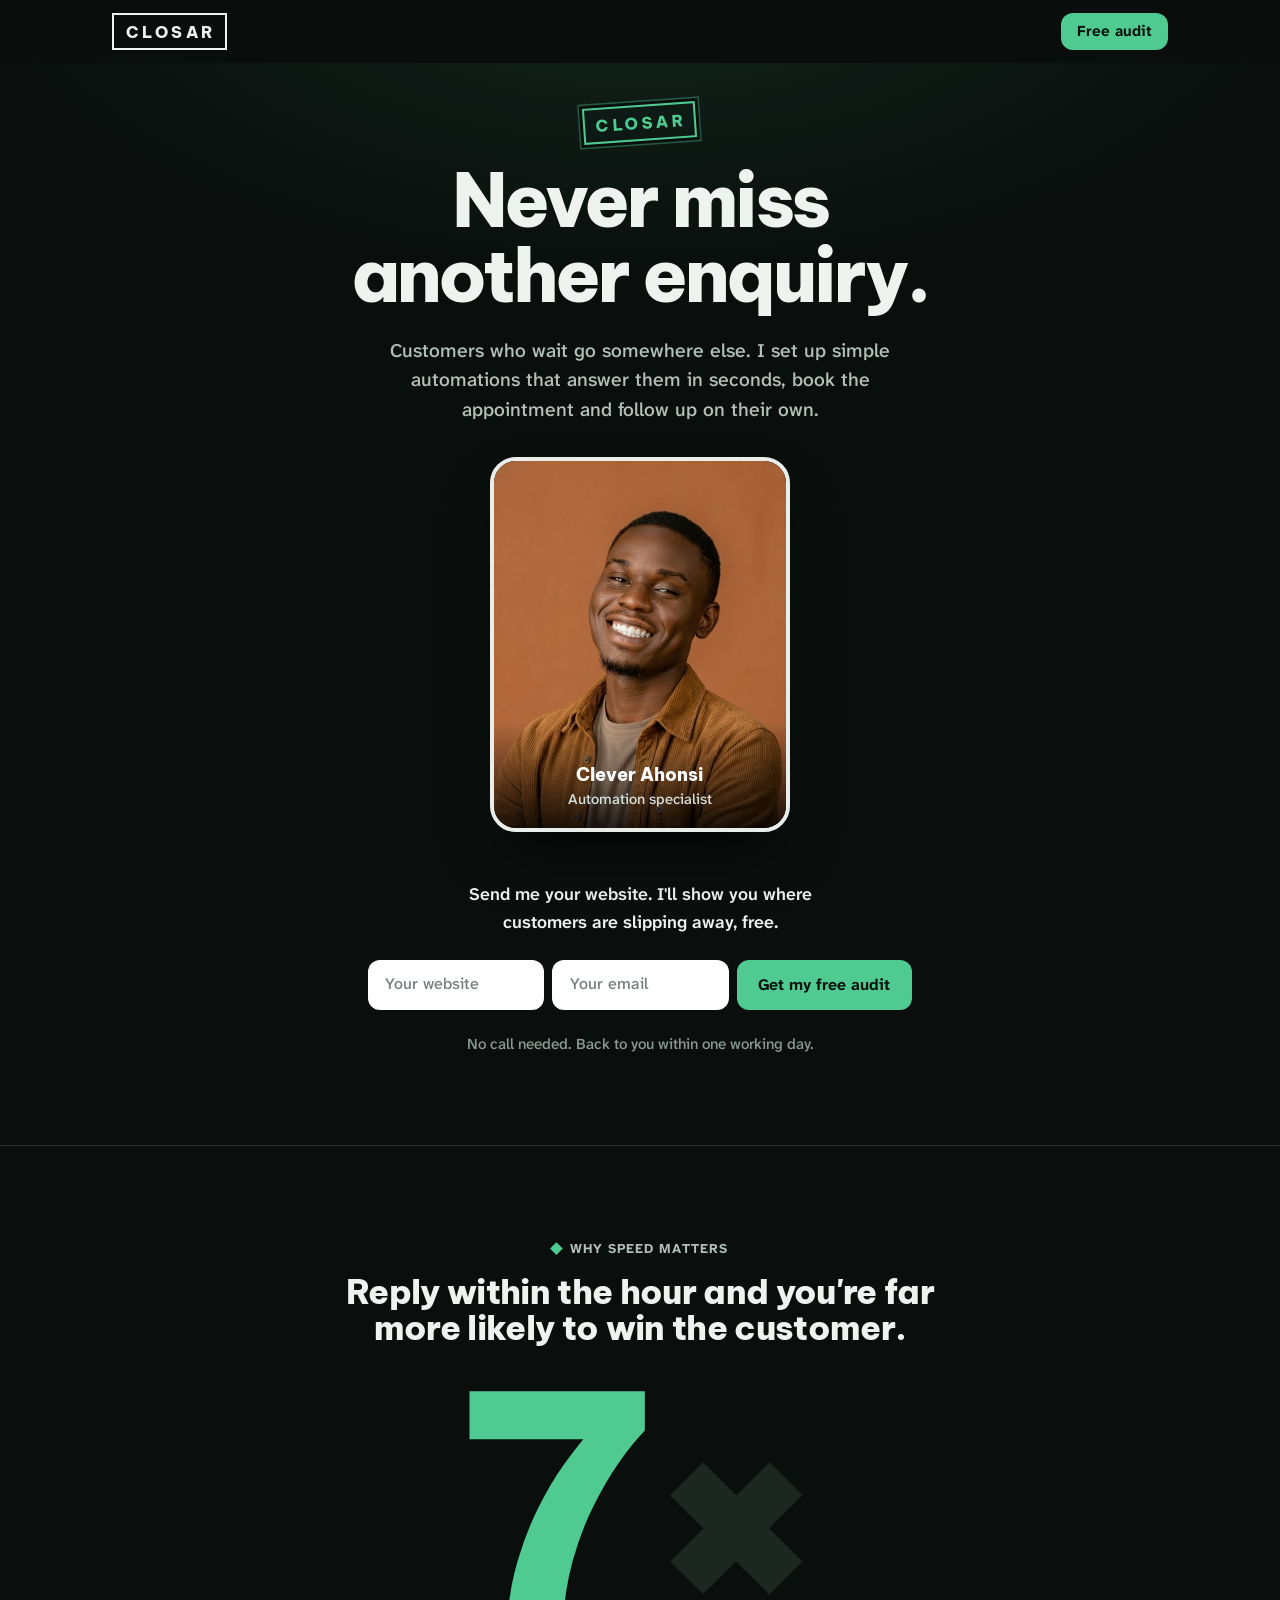
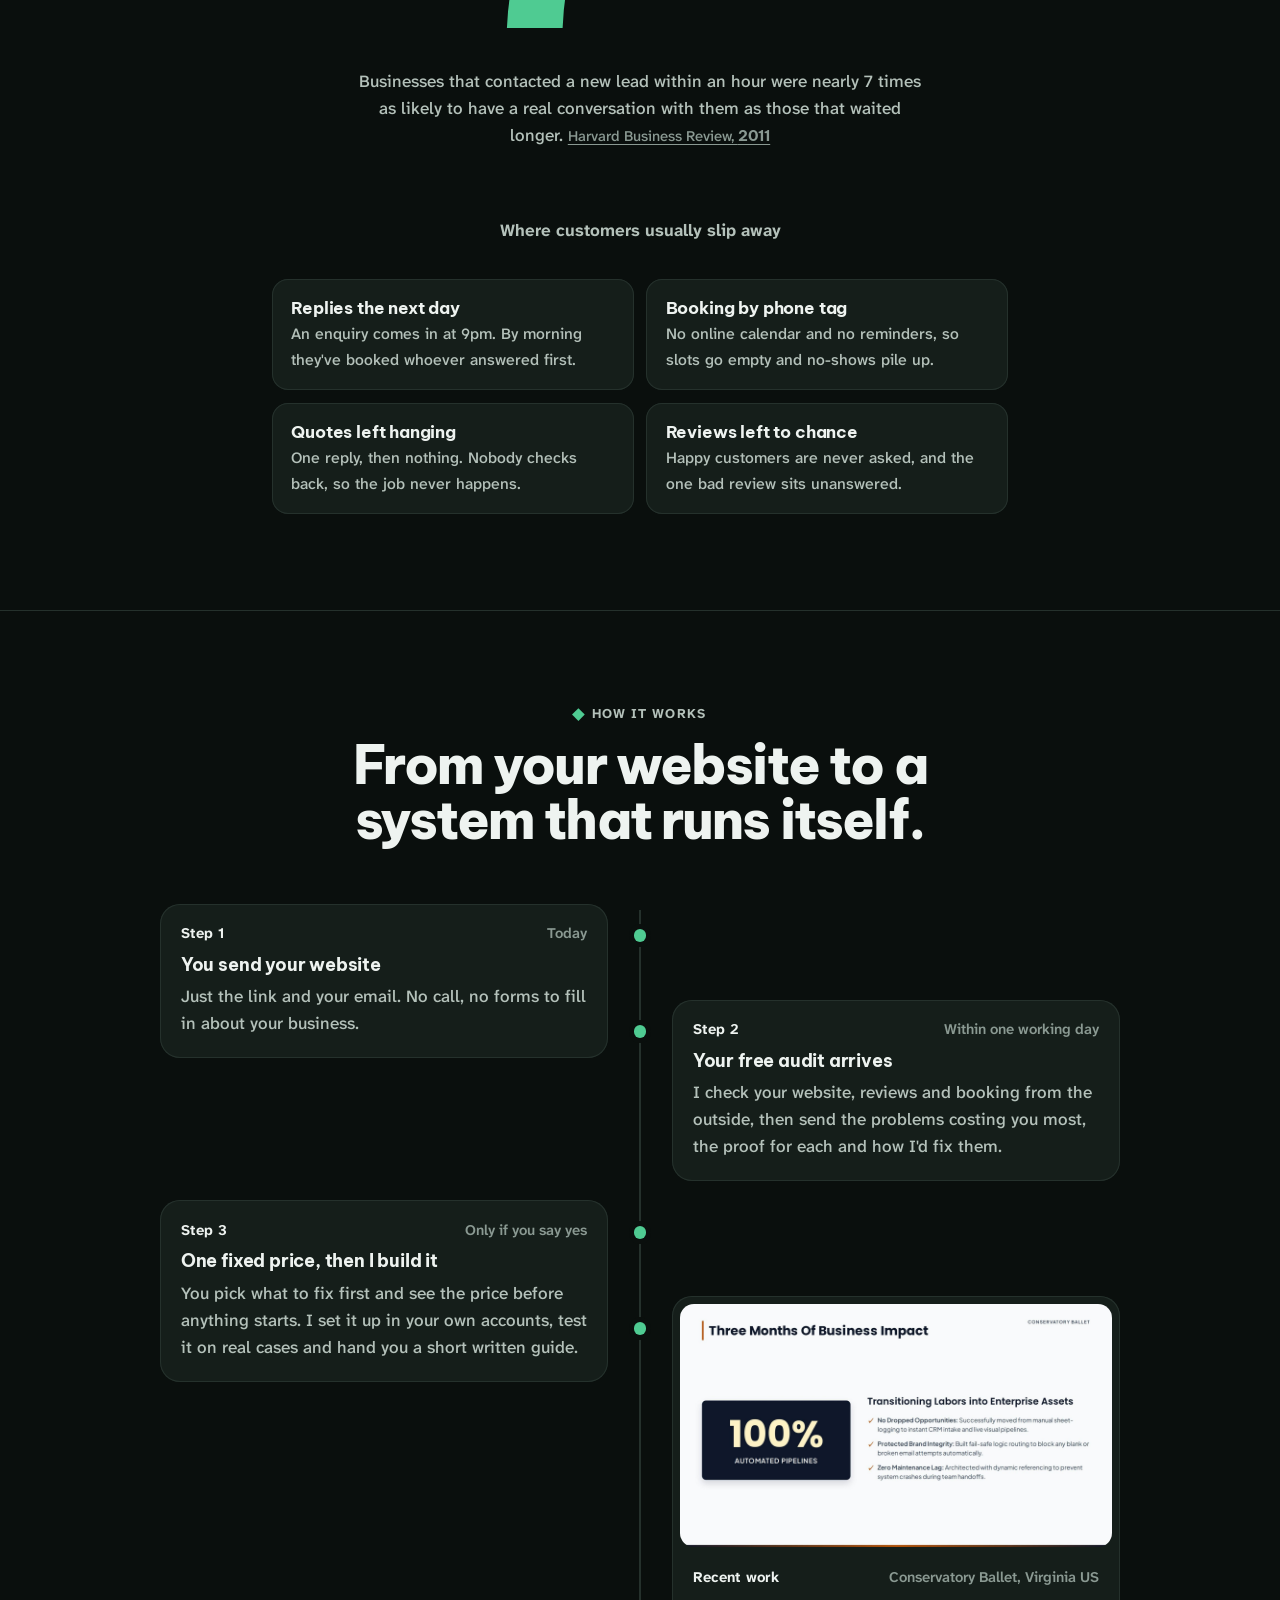
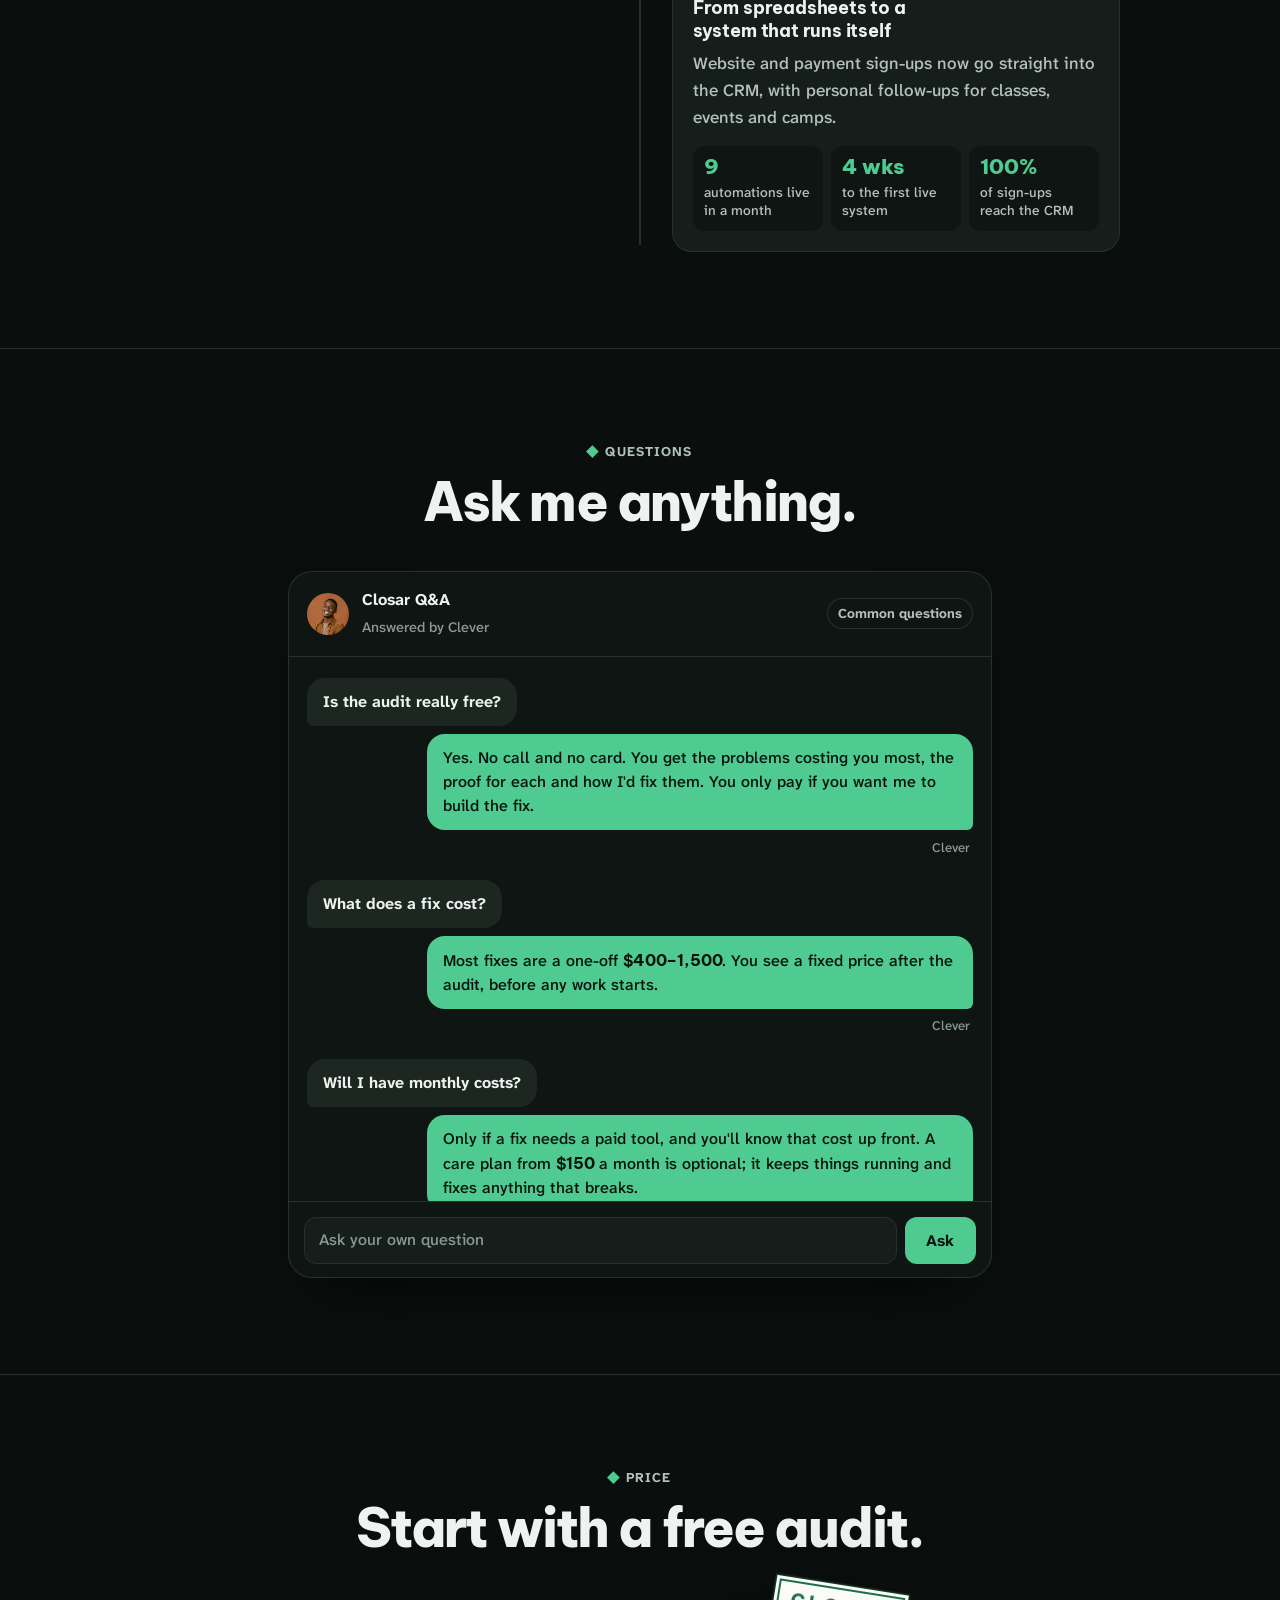
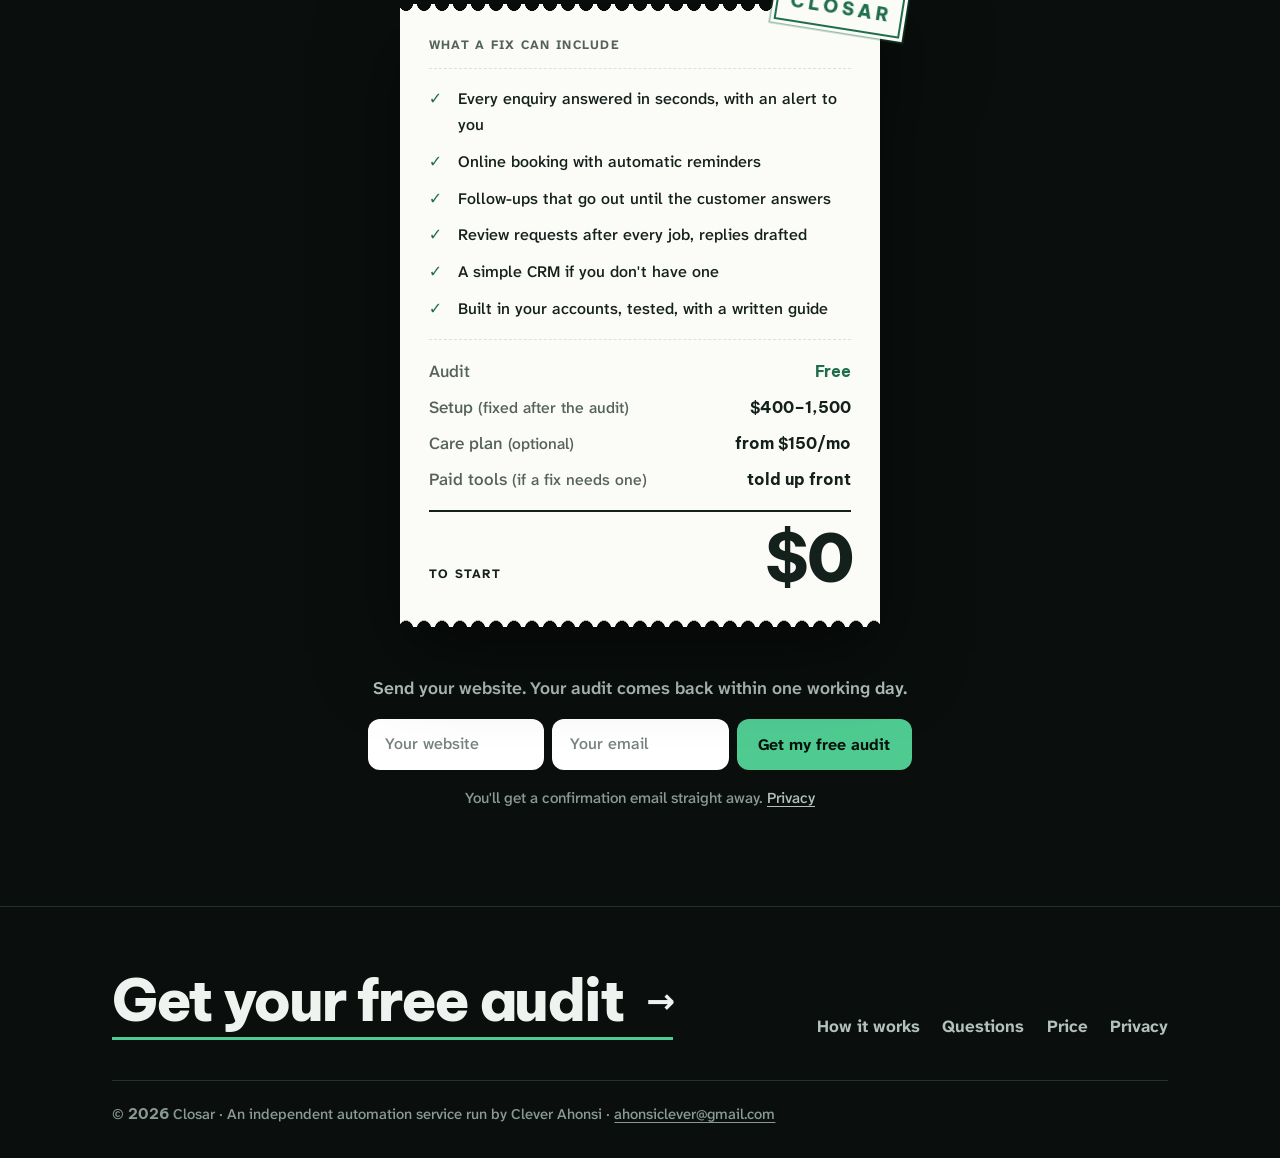
<file: site/index.html>
<!doctype html>
<html lang="en"><head><meta charset="utf-8"><meta name="viewport" content="width=device-width, initial-scale=1, viewport-fit=cover">
<title>Closar · Never miss another enquiry</title>
<meta name="description" content="Closar sets up the automations that reply to every enquiry in seconds, book the appointment and follow up for you. Start with a free audit.">
<meta property="og:title" content="Closar · Never miss another enquiry">
<meta property="og:description" content="Free audit: see where customers slip away, and the fix.">
<meta property="og:image" content="https://cleverahonsi-closar.github.io/assets/closar-intro.jpg">
<meta property="og:type" content="website">
<meta name="theme-color" content="#0A0F0D">
<meta name="color-scheme" content="dark">
<link rel="icon" href="data:image/svg+xml,%3Csvg xmlns='http://www.w3.org/2000/svg' viewBox='0 0 64 64'%3E%3Crect width='64' height='64' fill='%230D1311'/%3E%3Crect x='6' y='6' width='52' height='52' fill='none' stroke='%23fff' stroke-width='4'/%3E%3Ctext x='32' y='44' font-family='Arial,Helvetica,sans-serif' font-weight='700' font-size='32' fill='%23fff' text-anchor='middle'%3EC%3C/text%3E%3C/svg%3E">
<link rel="preconnect" href="https://fonts.googleapis.com">
<link rel="preconnect" href="https://fonts.gstatic.com" crossorigin>
<link rel="stylesheet" href="https://fonts.googleapis.com/css2?family=Atkinson+Hyperlegible+Next:wght@400;500;600;700&family=Be+Vietnam+Pro:wght@700;800&display=swap">
<style>
/* One column, centred, one idea per section:
   hero (face + one small form) → the one number that matters → how it works timeline → questions as a chat → paper receipt + the same small form.
   Headlines: Be Vietnam Pro. Everything else: Atkinson Hyperlegible Next, never lighter than 500. */
:root{
  --bg:#0A0F0D; --bg2:#0E1512; --surface:#151E1A; --surface2:#1C2722; --ink:#EEF3F0; --muted:#B4C1BA; --dim:#8A9992; --line:#25312C;
  --accent:#4FCB92; --accent-ink:#06130D; --accent-deep:#1F6E4B;
  --paper:#FBFBF8; --paper-ink:#14201B; --paper-muted:#55625C; --paper-line:#DCE1DC;
  --display:"Be Vietnam Pro", -apple-system, "Segoe UI", system-ui, sans-serif;
  --body:"Atkinson Hyperlegible Next", -apple-system, "Segoe UI", system-ui, sans-serif;
  --ease-out:cubic-bezier(.23,1,.32,1);
  color-scheme:dark;
}
*{box-sizing:border-box}
html{scroll-behavior:smooth;-webkit-text-size-adjust:100%;scroll-padding-top:4.5rem}
body{margin:0;background:var(--bg);color:var(--ink);font:500 1.0625rem/1.6 var(--body);-webkit-font-smoothing:antialiased;-webkit-tap-highlight-color:transparent;overflow-x:hidden}
.wrap{max-width:68rem;margin:0 auto;padding-left:max(16px,env(safe-area-inset-left,0px));padding-right:max(16px,env(safe-area-inset-right,0px))}
.narrow{max-width:46rem}
p{margin:0}
a{color:inherit;text-underline-offset:.18em}
img{max-width:100%;height:auto;display:block}
:focus-visible{outline:3px solid var(--accent);outline-offset:3px;border-radius:6px}
h1,h2,h3{font-family:var(--display);margin:0;text-wrap:balance}
h1{font-size:clamp(2.6rem,6.4vw,4.6rem);font-weight:800;line-height:1.02;letter-spacing:-.04em}
h2{font-size:clamp(2rem,4.6vw,3.3rem);font-weight:800;line-height:1.05;letter-spacing:-.035em}
h3{font-size:1.15rem;font-weight:700;line-height:1.25;letter-spacing:-.01em}
.center{text-align:center}
.kicker{display:inline-flex;align-items:center;gap:.55rem;font:700 .84rem/1 var(--body);letter-spacing:.08em;text-transform:uppercase;color:var(--muted)}
.kicker::before{content:"";width:.55rem;height:.55rem;background:var(--accent);transform:rotate(45deg)}
section{padding-block:6rem;border-top:1px solid var(--line)}

.btn{display:inline-flex;align-items:center;justify-content:center;gap:.5em;font:700 1rem/1.2 var(--body);padding:.85em 1.35em;border-radius:12px;text-decoration:none;border:0;cursor:pointer;user-select:none;-webkit-user-select:none;touch-action:manipulation;
  background:var(--accent);color:var(--accent-ink);transition:transform 160ms var(--ease-out), background-color 200ms ease}
.btn:active{transform:scale(.97);transition-duration:100ms}
@media (hover:hover) and (pointer:fine){.btn:hover{background:#6BD9A6}}

/* header */
header.top{position:sticky;top:0;z-index:5;background:rgba(10,15,13,.86);backdrop-filter:blur(14px);-webkit-backdrop-filter:blur(14px)}
header.top .wrap{display:flex;align-items:center;justify-content:space-between;padding-block:.8rem}
header.top .btn{padding:.6em 1.05em;font-size:.95rem}
.wm{display:inline-flex;align-items:center;font:800 1rem/1 var(--display);letter-spacing:.22em;padding:.55em .5em .55em .72em;border:2px solid currentColor;color:var(--ink);text-decoration:none}

/* hero */
.hero{border-top:0;padding-block:2.6rem 5.5rem;background:radial-gradient(60rem 30rem at 50% -8rem, rgba(79,203,146,.13), transparent 70%)}
.hero .wrap{display:flex;flex-direction:column;align-items:center;text-align:center;gap:1.4rem}
.stamp{display:inline-block;font:800 1rem/1 var(--display);letter-spacing:.22em;padding:.5em .45em .5em .67em;border:2.5px solid var(--accent);color:var(--accent);transform:rotate(-4deg);box-shadow:0 0 0 3px var(--bg), 0 0 0 4.5px rgba(79,203,146,.35)}
.hero h1{max-width:15ch}
.hero .lede{font-size:1.2rem;line-height:1.55;color:var(--muted);max-width:44ch}
.face{position:relative;width:min(300px,78vw);aspect-ratio:4/5;border-radius:26px;overflow:hidden;border:4px solid #E9EEEB;box-shadow:0 30px 60px -20px rgba(0,0,0,.8);margin-top:.6rem}
.face img{width:100%;height:100%;object-fit:cover;object-position:50% 30%}
.face figcaption{position:absolute;left:0;right:0;bottom:0;padding:2.6rem 1rem 1rem;background:linear-gradient(transparent, rgba(0,0,0,.82));color:#fff;text-align:center}
.face b{display:block;font:800 1.1rem/1.2 var(--display)}
.face span{font-size:.92rem;color:#D6DFDA}
.ask{font-size:1.1rem;font-weight:600;max-width:34ch;margin-top:.6rem}

/* the small form (used twice) */
.sr{position:absolute;width:1px;height:1px;overflow:hidden;clip:rect(0 0 0 0);white-space:nowrap}
.hp{position:absolute;left:-9999px;width:1px;height:1px;overflow:hidden}
form.quick{display:flex;gap:.5rem;width:100%;max-width:34rem}
form.quick input{flex:1 1 0;min-width:0;font:500 16px/1.3 var(--body);color:var(--paper-ink);background:#fff;border:2px solid transparent;border-radius:12px;padding:.8em .95em;transition:border-color 150ms ease}
form.quick input::placeholder{color:#76837D}
form.quick input:focus{outline:none;border-color:var(--accent)}
form.quick .btn{flex:none}
.status{display:none;width:100%;max-width:34rem;font-size:1rem;font-weight:600;border-radius:12px;padding:.85rem 1rem;text-align:left}
.status.ok{display:block;background:rgba(79,203,146,.16);color:#CFF2DF}
.status.err{display:block;background:rgba(249,112,102,.14);color:#FDD5D1}
.fine{font-size:.95rem;color:var(--dim)}
.fine a{color:var(--muted)}
@media (max-width:560px){form.quick{flex-direction:column}form.quick .btn{width:100%;padding-block:.95em}}

/* the number */
.number .wrap{display:flex;flex-direction:column;align-items:center;text-align:center;gap:1.2rem}
.number h2{font-size:clamp(1.5rem,3vw,2.1rem);letter-spacing:-.02em;max-width:26ch}
.big{font:800 clamp(9rem,30vw,20rem)/.82 var(--display);letter-spacing:-.06em;margin:1rem 0 .4rem;color:var(--surface2);user-select:none}
.big em{font-style:normal;color:var(--accent)}
.source{color:var(--muted);max-width:52ch}
.source a{color:var(--dim);font-size:.92rem;white-space:nowrap}
.leaks{display:grid;grid-template-columns:1fr 1fr;gap:.8rem;width:100%;max-width:46rem;margin-top:2.4rem;text-align:left}
.leak{display:flex;flex-direction:column;gap:.3rem;padding:1.1rem 1.2rem;border-radius:16px;background:var(--surface);box-shadow:inset 0 0 0 1px var(--line);transition:box-shadow 300ms ease}
.leak h3{font-size:1.05rem}
.leak p{color:var(--muted);font-size:.98rem}
.leak .tag{display:none;font:700 .78rem/1 var(--body);letter-spacing:.05em;text-transform:uppercase;color:var(--accent);margin-bottom:.2rem}
.leak.hit{box-shadow:inset 0 0 0 2px var(--accent)}
.leak.hit .tag{display:block}
.leaks-title{margin-top:3rem;font-weight:700;color:var(--muted)}
.leaks-title + .leaks{margin-top:1rem}
@media (max-width:620px){.leaks{grid-template-columns:1fr}}

/* timeline */
.how .head{display:flex;flex-direction:column;align-items:center;text-align:center;gap:1rem;margin-bottom:3.5rem}
.line{position:relative;display:grid;grid-template-columns:1fr 1fr;column-gap:4rem;row-gap:1.2rem;list-style:none;margin:0 auto;padding:0;max-width:60rem}
.line::before{content:"";position:absolute;left:50%;top:.4rem;bottom:.4rem;width:2px;background:var(--line);transform:translateX(-50%)}
.line > li{position:relative;min-width:0}
.line > li:nth-child(odd){grid-column:1}
.line > li:nth-child(even){grid-column:2;margin-top:6rem}
.line > li::before{content:"";position:absolute;top:1.6rem;width:.8rem;height:.8rem;border-radius:50%;background:var(--accent);box-shadow:0 0 0 5px var(--bg)}
.line > li:nth-child(odd)::before{right:calc(-2rem - .4rem)}
.line > li:nth-child(even)::before{left:calc(-2rem - .4rem)}
.card{border-radius:20px;background:var(--surface);box-shadow:inset 0 0 0 1px var(--line);overflow:hidden}
.card .pic{margin:.5rem .5rem 0;border-radius:14px;overflow:hidden;background:#fff}
.card .body{padding:1.15rem 1.3rem 1.3rem;display:flex;flex-direction:column;gap:.45rem}
.card .meta{display:flex;justify-content:space-between;gap:1rem;font-size:.92rem;font-weight:700}
.card .meta span:last-child{color:var(--dim);font-weight:600}
.card p{color:var(--muted)}
.card ul{margin:.2rem 0 0;padding-left:1.1rem;color:var(--muted);display:flex;flex-direction:column;gap:.25rem}
.stats{display:grid;grid-template-columns:repeat(3,minmax(0,1fr));gap:.5rem;margin-top:.5rem}
.stat{padding:.7rem;border-radius:12px;background:var(--bg2)}
.stat strong{display:block;font:800 1.3rem/1 var(--display);color:var(--accent);white-space:nowrap}
.stat span{display:block;margin-top:.35rem;font-size:.86rem;line-height:1.3;color:var(--muted)}
@media (max-width:760px){
  .line{grid-template-columns:1fr;padding-left:2rem}
  .line::before{left:.4rem;transform:none}
  .line > li:nth-child(n){grid-column:1;margin-top:0}
  .line > li:nth-child(n)::before{left:calc(-2rem + .05rem);right:auto}
}

/* questions as a chat */
.qa .head{display:flex;flex-direction:column;align-items:center;text-align:center;gap:1rem;margin-bottom:2.6rem}
.chat{max-width:44rem;margin:0 auto;border-radius:24px;background:var(--bg2);box-shadow:inset 0 0 0 1px var(--line), 0 30px 60px -30px rgba(0,0,0,.8);overflow:hidden}
.chat-top{display:flex;align-items:center;gap:.8rem;padding:1rem 1.2rem;border-bottom:1px solid var(--line)}
.chat-top img{width:42px;height:42px;border-radius:50%;object-fit:cover}
.chat-top b{display:block;font-size:1.02rem}
.chat-top span{font-size:.9rem;color:var(--dim)}
.chat-top .pill{margin-left:auto;font-size:.85rem;font-weight:700;color:var(--muted);padding:.35em .8em;border-radius:999px;box-shadow:inset 0 0 0 1px var(--line)}
.thread{max-height:34rem;overflow-y:auto;overscroll-behavior:contain;padding:1.3rem 1.2rem;display:flex;flex-direction:column;gap:.5rem}
.q,.a{max-width:82%;padding:.75rem 1rem;border-radius:18px;font-size:1rem;line-height:1.5}
.q{align-self:flex-start;background:var(--surface2);border-bottom-left-radius:6px;font-weight:700}
.a{align-self:flex-end;background:var(--accent);color:var(--accent-ink);border-bottom-right-radius:6px}
.by{align-self:flex-end;font-size:.82rem;color:var(--dim);margin:-.1rem .2rem .9rem}
.chat-ask{display:flex;gap:.5rem;padding:.9rem 1rem;border-top:1px solid var(--line)}
.chat-ask input{flex:1;min-width:0;font:500 16px/1.3 var(--body);color:var(--ink);background:var(--surface);border:1.5px solid var(--line);border-radius:12px;padding:.75em .9em}
.chat-ask input:focus{outline:none;border-color:var(--accent)}
.chat-ask input::placeholder{color:var(--dim)}
@media (max-width:560px){.q,.a{max-width:92%}}

/* price receipt */
.price .head{display:flex;flex-direction:column;align-items:center;text-align:center;gap:1rem;margin-bottom:3rem}
.receipt{position:relative;max-width:30rem;margin:0 auto;padding:2.2rem 1.8rem 2.4rem;background:var(--paper);color:var(--paper-ink);font-variant-numeric:tabular-nums;
  -webkit-mask:radial-gradient(circle 7px at 50% 0,#0000 98%,#000) 50% 0/18px 51% repeat-x, radial-gradient(circle 7px at 50% 100%,#0000 98%,#000) 50% 100%/18px 51% repeat-x;
          mask:radial-gradient(circle 7px at 50% 0,#0000 98%,#000) 50% 0/18px 51% repeat-x, radial-gradient(circle 7px at 50% 100%,#0000 98%,#000) 50% 100%/18px 51% repeat-x}
.receipt-wrap{position:relative;max-width:30rem;margin:0 auto;filter:drop-shadow(0 30px 40px rgba(0,0,0,.55))}
.receipt-wrap .stamp{position:absolute;top:-1rem;right:-1.4rem;z-index:2;transform:rotate(9deg);font-size:1.15rem;background:var(--paper);color:var(--accent-deep);border-color:var(--accent-deep);box-shadow:0 0 0 3px var(--paper), 0 0 0 4.5px rgba(31,110,75,.45)}
.r-label{font:700 .8rem/1 var(--body);letter-spacing:.1em;text-transform:uppercase;color:var(--paper-muted);padding-bottom:1rem;border-bottom:1.5px dashed var(--paper-line)}
.r-items{list-style:none;margin:0;padding:1.1rem 0;display:flex;flex-direction:column;gap:.7rem;border-bottom:1.5px dashed var(--paper-line)}
.r-items li{display:grid;grid-template-columns:1.2rem 1fr;gap:.6rem;font-size:1rem}
.r-items li::before{content:"✓";color:var(--accent-deep);font-weight:800}
.r-note{font-size:.92rem;color:var(--paper-muted);margin-top:.15rem}
.r-sum{margin:0;padding:1.1rem 0;display:flex;flex-direction:column;gap:.55rem}
.r-sum div{display:flex;justify-content:space-between;align-items:baseline;gap:1rem}
.r-sum dt{color:var(--paper-muted)}
.r-sum dt small{font-size:.92em}
.r-sum dd{margin:0;font:700 1.02rem/1.3 var(--display);text-align:right;white-space:nowrap}
.r-sum .free dd{color:var(--accent-deep)}
.r-total{display:flex;justify-content:space-between;align-items:flex-end;padding-top:1rem;border-top:2px solid var(--paper-ink)}
.r-total span{font:700 .8rem/1 var(--body);letter-spacing:.1em;text-transform:uppercase;padding-bottom:.5rem}
.r-total strong{font:800 clamp(3rem,10vw,4.2rem)/.9 var(--display);letter-spacing:-.04em}
.after{display:flex;flex-direction:column;align-items:center;gap:1rem;margin-top:3rem;text-align:center}
.after p.lead{font-size:1.1rem;font-weight:600;color:var(--muted)}
@media (max-width:560px){.receipt{padding:2rem 1.2rem 2.2rem}.receipt-wrap .stamp{right:-.3rem;font-size:.95rem}.r-sum div{flex-wrap:wrap;gap:.1rem 1rem}}

/* footer */
footer{border-top:1px solid var(--line);padding-block:4rem 2rem}
.foot{display:flex;flex-wrap:wrap;justify-content:space-between;align-items:flex-end;gap:2rem}
.foot-cta{font:800 clamp(1.75rem,6vw,3.6rem)/1 var(--display);letter-spacing:-.04em;text-decoration:none;padding-bottom:.5rem;border-bottom:3px solid var(--accent);display:inline-flex;align-items:center;gap:.4em}
.foot-cta span{font-size:.6em;transition:transform 200ms var(--ease-out)}
@media (hover:hover) and (pointer:fine){.foot-cta:hover span{transform:translateX(6px)}}
.foot nav{display:flex;flex-wrap:wrap;gap:1.4rem;font-weight:700}
.foot nav a{text-decoration:none;color:var(--muted)}
@media (hover:hover) and (pointer:fine){.foot nav a:hover{color:var(--ink)}}
.legal{margin-top:2.5rem;padding-top:1.3rem;border-top:1px solid var(--line);font-size:.92rem;color:var(--dim)}

/* Atkinson slashes its zeros; prices and years use the headline font so $400 never looks crossed out */
.n{font-family:var(--display);font-weight:700;letter-spacing:-.01em}
@media (max-width:440px){.stats{gap:.35rem}.stat{padding:.6rem .5rem}.stat strong{font-size:1.05rem}.stat span{font-size:.8rem}.card .meta{flex-direction:column;gap:.1rem}}
@media (prefers-reduced-motion:reduce){html{scroll-behavior:auto}.btn:active{transform:none}}
</style>
</head>
<body>

<header class="top">
  <div class="wrap">
    <a class="wm" href="#top">CLOSAR</a>
    <a class="btn" href="#audit">Free audit</a>
  </div>
</header>

<main id="top">
  <section class="hero">
    <div class="wrap">
      <span class="stamp" aria-hidden="true">CLOSAR</span>
      <h1 id="hero-h1">Never miss another enquiry.</h1>
      <p class="lede" id="hero-lede">Customers who wait go somewhere else. I set up simple automations that answer them in seconds, book the appointment and follow up on their own.</p>
      <figure class="face">
        <img src="assets/clever-headshot.jpg" alt="Clever Ahonsi" width="647" height="647">
        <figcaption><b>Clever Ahonsi</b><span>Automation specialist</span></figcaption>
      </figure>
      <p class="ask">Send me your website. I'll show you where customers are slipping away, free.</p>
      <form class="quick" id="quick1" novalidate>
        <label class="sr" for="q1-site">Your website</label>
        <input id="q1-site" name="Website" type="text" inputmode="url" autocomplete="url" placeholder="Your website" required>
        <label class="sr" for="q1-email">Your email</label>
        <input id="q1-email" name="email" type="email" inputmode="email" autocomplete="email" placeholder="Your email" required>
        <button class="btn" type="submit">Get my free audit</button>
        <div class="hp" aria-hidden="true"><input type="text" name="_honey" tabindex="-1" autocomplete="off"></div>
      </form>
      <div class="status" role="status" aria-live="polite"></div>
      <p class="fine">No call needed. Back to you within one working day.</p>
    </div>
  </section>

  <section class="number" id="why">
    <div class="wrap">
      <span class="kicker">Why speed matters</span>
      <h2>Reply within the hour and you're far more likely to win the customer.</h2>
      <div class="big" aria-hidden="true"><em>7</em>×</div>
      <p class="source">Businesses that contacted a new lead within an hour were nearly 7 times as likely to have a real conversation with them as those that waited longer. <a href="https://hbr.org/2011/03/the-short-life-of-online-sales-leads" target="_blank" rel="noopener">Harvard Business Review, <span class="n">2011</span></a></p>
      <p class="leaks-title">Where customers usually slip away</p>
      <div class="leaks" id="leaks">
        <div class="leak" data-k="reply"><span class="tag">What I noticed for you</span><h3>Replies the next day</h3><p>An enquiry comes in at 9pm. By morning they've booked whoever answered first.</p></div>
        <div class="leak" data-k="book"><span class="tag">What I noticed for you</span><h3>Booking by phone tag</h3><p>No online calendar and no reminders, so slots go empty and no-shows pile up.</p></div>
        <div class="leak" data-k="chase"><span class="tag">What I noticed for you</span><h3>Quotes left hanging</h3><p>One reply, then nothing. Nobody checks back, so the job never happens.</p></div>
        <div class="leak" data-k="review"><span class="tag">What I noticed for you</span><h3>Reviews left to chance</h3><p>Happy customers are never asked, and the one bad review sits unanswered.</p></div>
      </div>
    </div>
  </section>

  <section class="how" id="how">
    <div class="wrap">
      <div class="head">
        <span class="kicker">How it works</span>
        <h2>From your website to a system that runs itself.</h2>
      </div>
      <ol class="line">
        <li><div class="card"><div class="body">
          <div class="meta"><span>Step 1</span><span>Today</span></div>
          <h3>You send your website</h3>
          <p>Just the link and your email. No call, no forms to fill in about your business.</p>
        </div></div></li>
        <li><div class="card"><div class="body">
          <div class="meta"><span>Step 2</span><span>Within one working day</span></div>
          <h3>Your free audit arrives</h3>
          <p>I check your website, reviews and booking from the outside, then send the problems costing you most, the proof for each and how I'd fix them.</p>
        </div></div></li>
        <li><div class="card"><div class="body">
          <div class="meta"><span>Step 3</span><span>Only if you say yes</span></div>
          <h3>One fixed price, then I build it</h3>
          <p>You pick what to fix first and see the price before anything starts. I set it up in your own accounts, test it on real cases and hand you a short written guide.</p>
        </div></div></li>
        <li><div class="card">
          <figure class="pic" style="margin-bottom:0"><img src="assets/work/impact.jpg" alt="The impact report Conservatory Ballet received: lead pipelines moved from manual sheets to automated CRM intake" width="1800" height="1012" loading="lazy"></figure>
          <div class="body">
            <div class="meta"><span>Recent work</span><span>Conservatory Ballet, Virginia US</span></div>
            <h3>From spreadsheets to a system that runs itself</h3>
            <p>Website and payment sign-ups now go straight into the CRM, with personal follow-ups for classes, events and camps.</p>
            <div class="stats">
              <div class="stat"><strong>9</strong><span>automations live in a month</span></div>
              <div class="stat"><strong>4 wks</strong><span>to the first live system</span></div>
              <div class="stat"><strong>100%</strong><span>of sign-ups reach the CRM</span></div>
            </div>
          </div>
        </div></li>
      </ol>
    </div>
  </section>

  <section class="qa" id="questions">
    <div class="wrap">
      <div class="head">
        <span class="kicker">Questions</span>
        <h2>Ask me anything.</h2>
      </div>
      <div class="chat">
        <div class="chat-top"><img src="assets/clever-headshot.jpg" alt="" width="42" height="42"><div><b>Closar Q&amp;A</b><span>Answered by Clever</span></div><span class="pill">Common questions</span></div>
        <div class="thread">
          <p class="q">Is the audit really free?</p>
          <p class="a">Yes. No call and no card. You get the problems costing you most, the proof for each and how I'd fix them. You only pay if you want me to build the fix.</p>
          <p class="by">Clever</p>
          <p class="q">What does a fix cost?</p>
          <p class="a">Most fixes are a one-off <span class="n">$400–1,500</span>. You see a fixed price after the audit, before any work starts.</p>
          <p class="by">Clever</p>
          <p class="q">Will I have monthly costs?</p>
          <p class="a">Only if a fix needs a paid tool, and you'll know that cost up front. A care plan from <span class="n">$150</span> a month is optional; it keeps things running and fixes anything that breaks.</p>
          <p class="by">Clever</p>
          <p class="q">I'm not technical. Is that a problem?</p>
          <p class="a">Not at all. I set everything up for you and leave a short guide in plain English.</p>
          <p class="by">Clever</p>
          <p class="q">I don't use a CRM. Do I need one?</p>
          <p class="a">You don't need to buy anything first. If keeping customers in one place would help, I set up a simple one for you.</p>
          <p class="by">Clever</p>
          <p class="q">Who actually does the work?</p>
          <p class="a">I do. You deal with the person building your system from start to finish.</p>
          <p class="by">Clever</p>
          <p class="q">Do I own what you build?</p>
          <p class="a">Yes. It lives in your own accounts and nothing is locked to me. If we stop working together, it keeps running.</p>
          <p class="by">Clever</p>
          <p class="q">How long does it take?</p>
          <p class="a">You get a timeline along with the fixed price. For Conservatory Ballet, the first system was live within four weeks.</p>
          <p class="by">Clever</p>
        </div>
        <form class="chat-ask" id="ask" novalidate>
          <label class="sr" for="ask-q">Your question</label>
          <input id="ask-q" placeholder="Ask your own question" autocomplete="off" required>
          <button class="btn" type="submit">Ask</button>
        </form>
      </div>
    </div>
  </section>

  <section class="price" id="price">
    <div class="wrap">
      <div class="head">
        <span class="kicker">Price</span>
        <h2>Start with a free audit.</h2>
      </div>
      <div class="receipt-wrap">
        <span class="stamp" aria-hidden="true">CLOSAR</span>
        <div class="receipt" aria-label="What a fix can include, and the price">
          <p class="r-label">What a fix can include</p>
          <ul class="r-items">
            <li>Every enquiry answered in seconds, with an alert to you</li>
            <li>Online booking with automatic reminders</li>
            <li>Follow-ups that go out until the customer answers</li>
            <li>Review requests after every job, replies drafted</li>
            <li>A simple CRM if you don't have one</li>
            <li>Built in your accounts, tested, with a written guide</li>
          </ul>
          <dl class="r-sum">
            <div class="free"><dt>Audit</dt><dd>Free</dd></div>
            <div><dt>Setup <small>(fixed after the audit)</small></dt><dd>$400–1,500</dd></div>
            <div><dt>Care plan <small>(optional)</small></dt><dd>from $150/mo</dd></div>
            <div><dt>Paid tools <small>(if a fix needs one)</small></dt><dd>told up front</dd></div>
          </dl>
          <div class="r-total"><span>To start</span><strong>$0</strong></div>
        </div>
      </div>
      <div class="after" id="audit">
        <p class="lead">Send your website. Your audit comes back within one working day.</p>
        <form class="quick" id="quick2" novalidate>
          <label class="sr" for="q2-site">Your website</label>
          <input id="q2-site" name="Website" type="text" inputmode="url" autocomplete="url" placeholder="Your website" required>
          <label class="sr" for="q2-email">Your email</label>
          <input id="q2-email" name="email" type="email" inputmode="email" autocomplete="email" placeholder="Your email" required>
          <button class="btn" type="submit">Get my free audit</button>
          <div class="hp" aria-hidden="true"><input type="text" name="_honey" tabindex="-1" autocomplete="off"></div>
        </form>
        <div class="status" role="status" aria-live="polite"></div>
        <p class="fine">You'll get a confirmation email straight away. <a href="privacy.html">Privacy</a></p>
      </div>
    </div>
  </section>
</main>

<footer>
  <div class="wrap">
    <div class="foot">
      <a class="foot-cta" href="#audit">Get your free audit <span aria-hidden="true">→</span></a>
      <nav aria-label="Footer"><a href="#how">How it works</a><a href="#questions">Questions</a><a href="#price">Price</a><a href="privacy.html">Privacy</a></nav>
    </div>
    <p class="legal">© <span class="n">2026</span> Closar · An independent automation service run by Clever Ahonsi · <a href="mailto:ahonsiclever@gmail.com">ahonsiclever@gmail.com</a></p>
  </div>
</footer>

<script>
(function(){
  function $(id){ return document.getElementById(id); }

  // Outreach links carry ?fix=<audit area>: match the headline, the highlighted problem and what the form sends.
  var GROUPS = {
    reply:  {areas:["response","dms","support"], form:"Slow replies to enquiries",
             h1:"Never miss another enquiry.", lede:"Customers who wait go somewhere else. I set up simple automations that answer them in seconds, so you win the job before anyone else replies."},
    book:   {areas:["booking","events"], form:"Booking and no-shows",
             h1:"Let customers book themselves, and show up.", lede:"No more phone tag. I set up an online calendar with automatic reminders, so slots fill and no-shows drop."},
    chase:  {areas:["followup","sales","winback"], form:"Leads and quotes not followed up",
             h1:"Stop losing jobs to quotes nobody chased.", lede:"Most people need a nudge before they say yes. I set up follow-ups that go out on their own until the customer answers."},
    review: {areas:["reviews"], form:"Reviews",
             h1:"Turn happy customers into five-star reviews.", lede:"I set up automatic review requests after every job, and drafted replies so no review is left unanswered."},
    site:   {areas:["leads","content"], form:"Website not bringing in enquiries",
             h1:"Turn website visitors into enquiries.", lede:"Give visitors an easy way to reach you, and an instant reply when they do. I set it up and connect it to the rest."},
    admin:  {areas:["crm","onboarding","hiring"], form:"Messy contacts and admin",
             h1:"Spend less time on admin.", lede:"I automate the repeat tasks, keep every customer in one place and hand you back the hours."}
  };
  var problem = "Not sure, check everything";
  var fix = new URLSearchParams(location.search).get("fix");
  Object.keys(GROUPS).forEach(function(k){
    var g = GROUPS[k];
    if (!fix || g.areas.indexOf(fix) < 0) return;
    $("hero-h1").textContent = g.h1;
    $("hero-lede").textContent = g.lede;
    problem = g.form;
    var card = document.querySelector('.leak[data-k="' + k + '"]');
    if (card) card.classList.add("hit");
  });

  function timeZone(){ try { return Intl.DateTimeFormat().resolvedOptions().timeZone || ""; } catch (err) { return ""; } }

  // Both small forms send by AJAX (instant auto-reply to them, email to me); either falls back to the email app.
  var SETTINGS = {
    _subject: "New free audit request · Closar",
    _template: "table",
    _captcha: "false",
    _autoresponse: "Thanks for asking for a free Closar audit. I've got your details and I'll send your audit within one working day. If you want to add anything, just reply to this email. Clever Ahonsi, Closar"
  };
  ["quick1","quick2"].forEach(function(id){
    var f = $(id), btn = f.querySelector("button"), label = btn.textContent, statusEl = f.nextElementSibling;
    function say(cls, msg){ statusEl.className = "status " + cls; statusEl.textContent = msg; }
    f.addEventListener("submit", function(e){
      e.preventDefault();
      if (f._honey && f._honey.value) return;
      if (!f.checkValidity()){
        var bad = f.querySelector(":invalid"); if (bad) bad.focus();
        say("err", "Please add your website and a valid email.");
        return;
      }
      btn.disabled = true; btn.textContent = "Sending…";
      var data = {};
      Object.keys(SETTINGS).forEach(function(k){ data[k] = SETTINGS[k]; });
      new FormData(f).forEach(function(v, k){ data[k] = v; });
      data["Biggest problem"] = problem;
      data["Time zone"] = timeZone();
      data["Form"] = id === "quick1" ? "Top of page" : "Under the price";
      data["Page"] = location.href;
      fetch("https://formsubmit.co/ajax/ahonsiclever@gmail.com", {method:"POST", headers:{"Content-Type":"application/json", "Accept":"application/json"}, body:JSON.stringify(data)})
        .then(function(r){ return r.json().catch(function(){ return {}; }).then(function(j){ if (!r.ok || String(j.success) === "false") throw new Error(j.message || "send failed"); }); })
        .then(function(){
          f.reset();
          say("ok", "Got it. Check your inbox for a confirmation; your audit follows within one working day.");
          btn.textContent = "Sent";
        })
        .catch(function(){
          var body = "Website: " + data.Website + "\nBiggest problem: " + problem + "\nTime zone: " + data["Time zone"];
          say("err", "That didn't send. Your email app will open with everything filled in instead.");
          location.href = "mailto:ahonsiclever@gmail.com?subject=" + encodeURIComponent("Free audit request") + "&body=" + encodeURIComponent(body);
          btn.disabled = false; btn.textContent = label;
        });
    });
  });

  // "Ask your own question" opens their email app with the question filled in.
  $("ask").addEventListener("submit", function(e){
    e.preventDefault();
    var q = $("ask-q").value.trim();
    if (!q) { $("ask-q").focus(); return; }
    location.href = "mailto:ahonsiclever@gmail.com?subject=" + encodeURIComponent("Question about Closar") + "&body=" + encodeURIComponent(q);
  });
})();
</script>
</body>
</html>
</file>
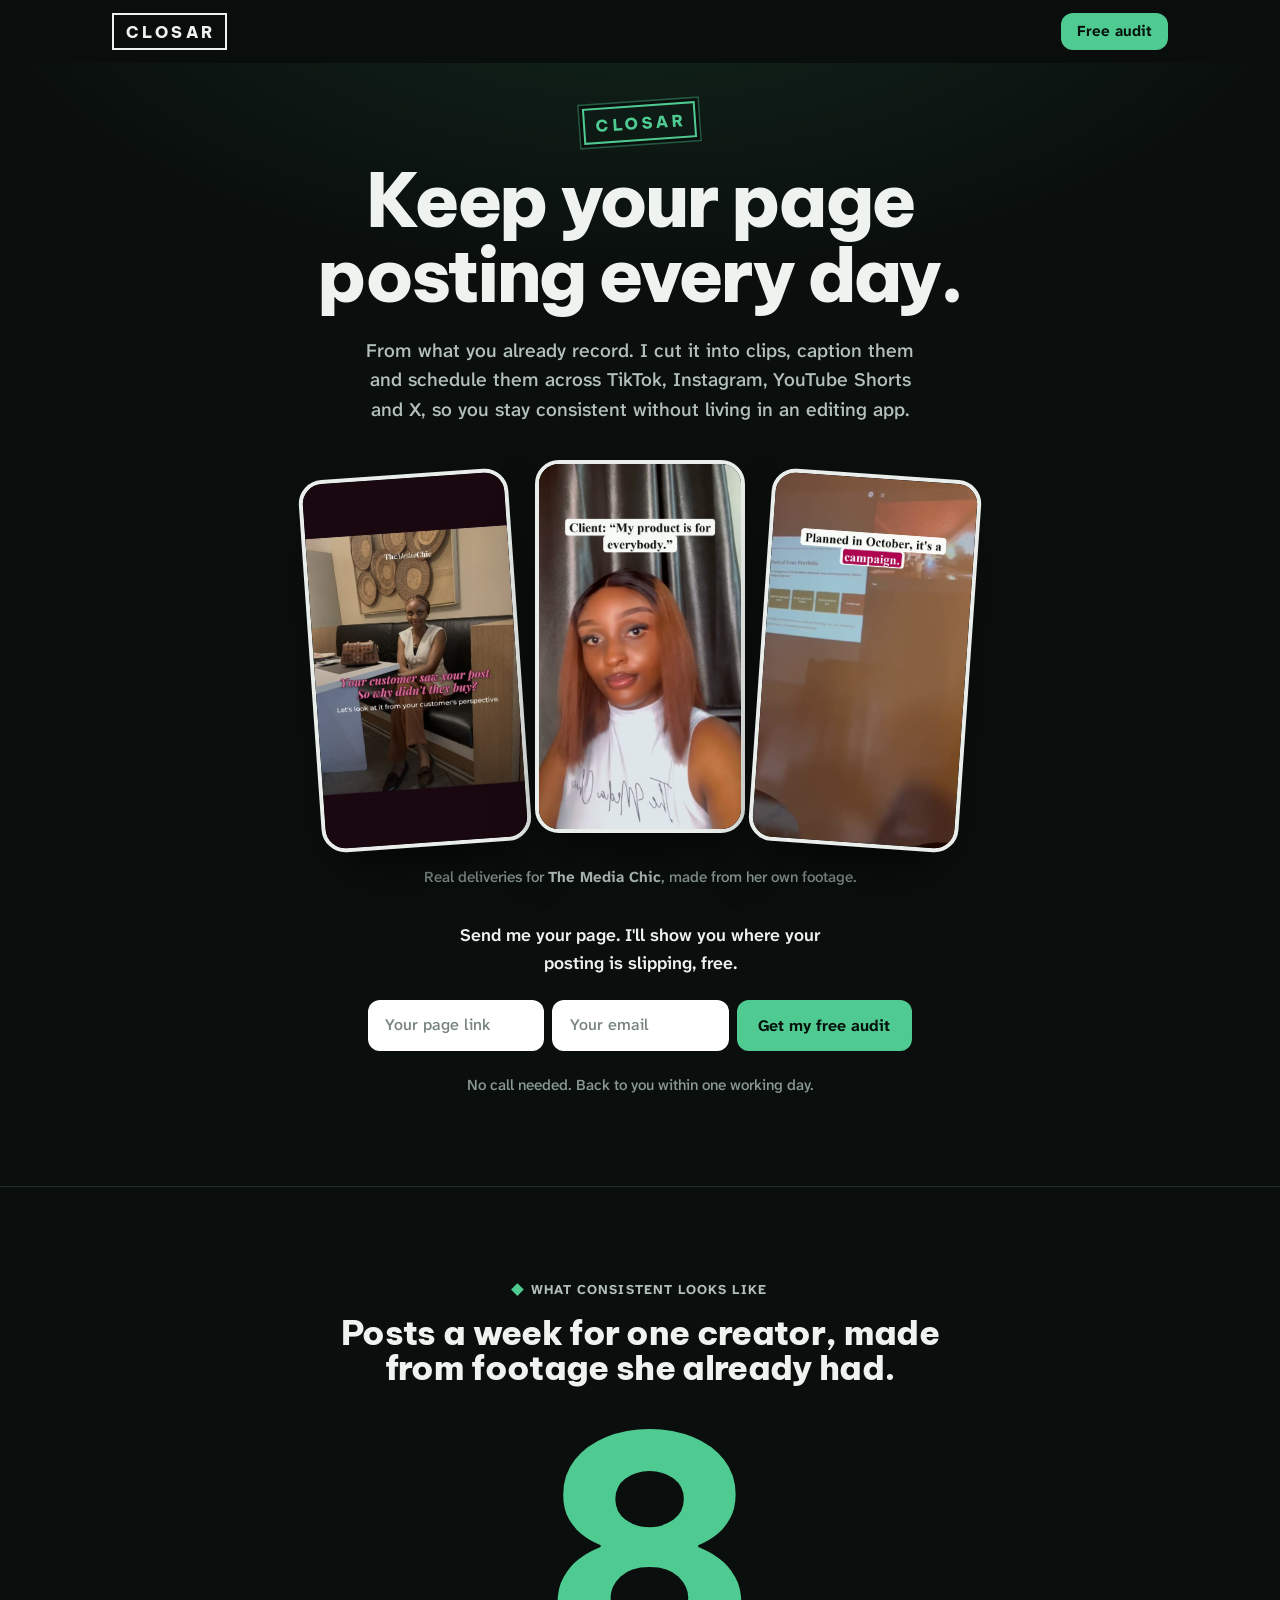
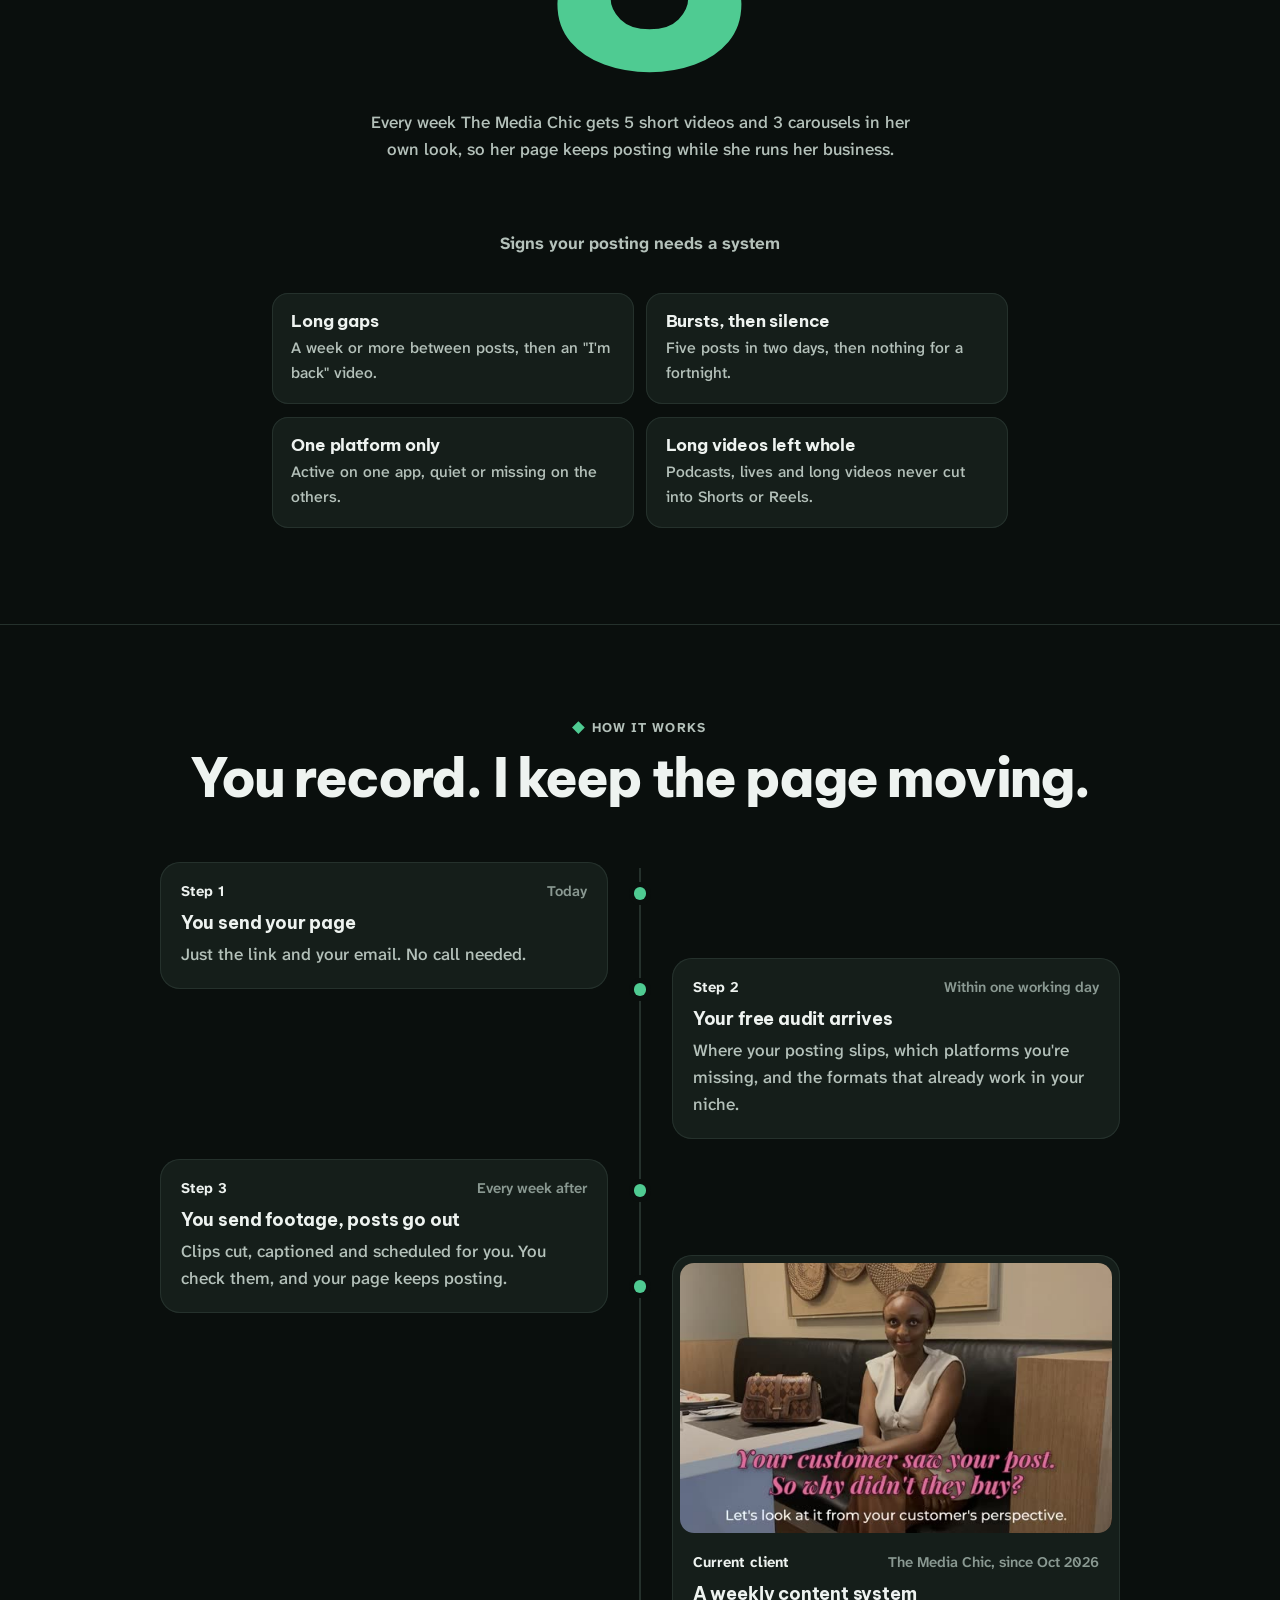
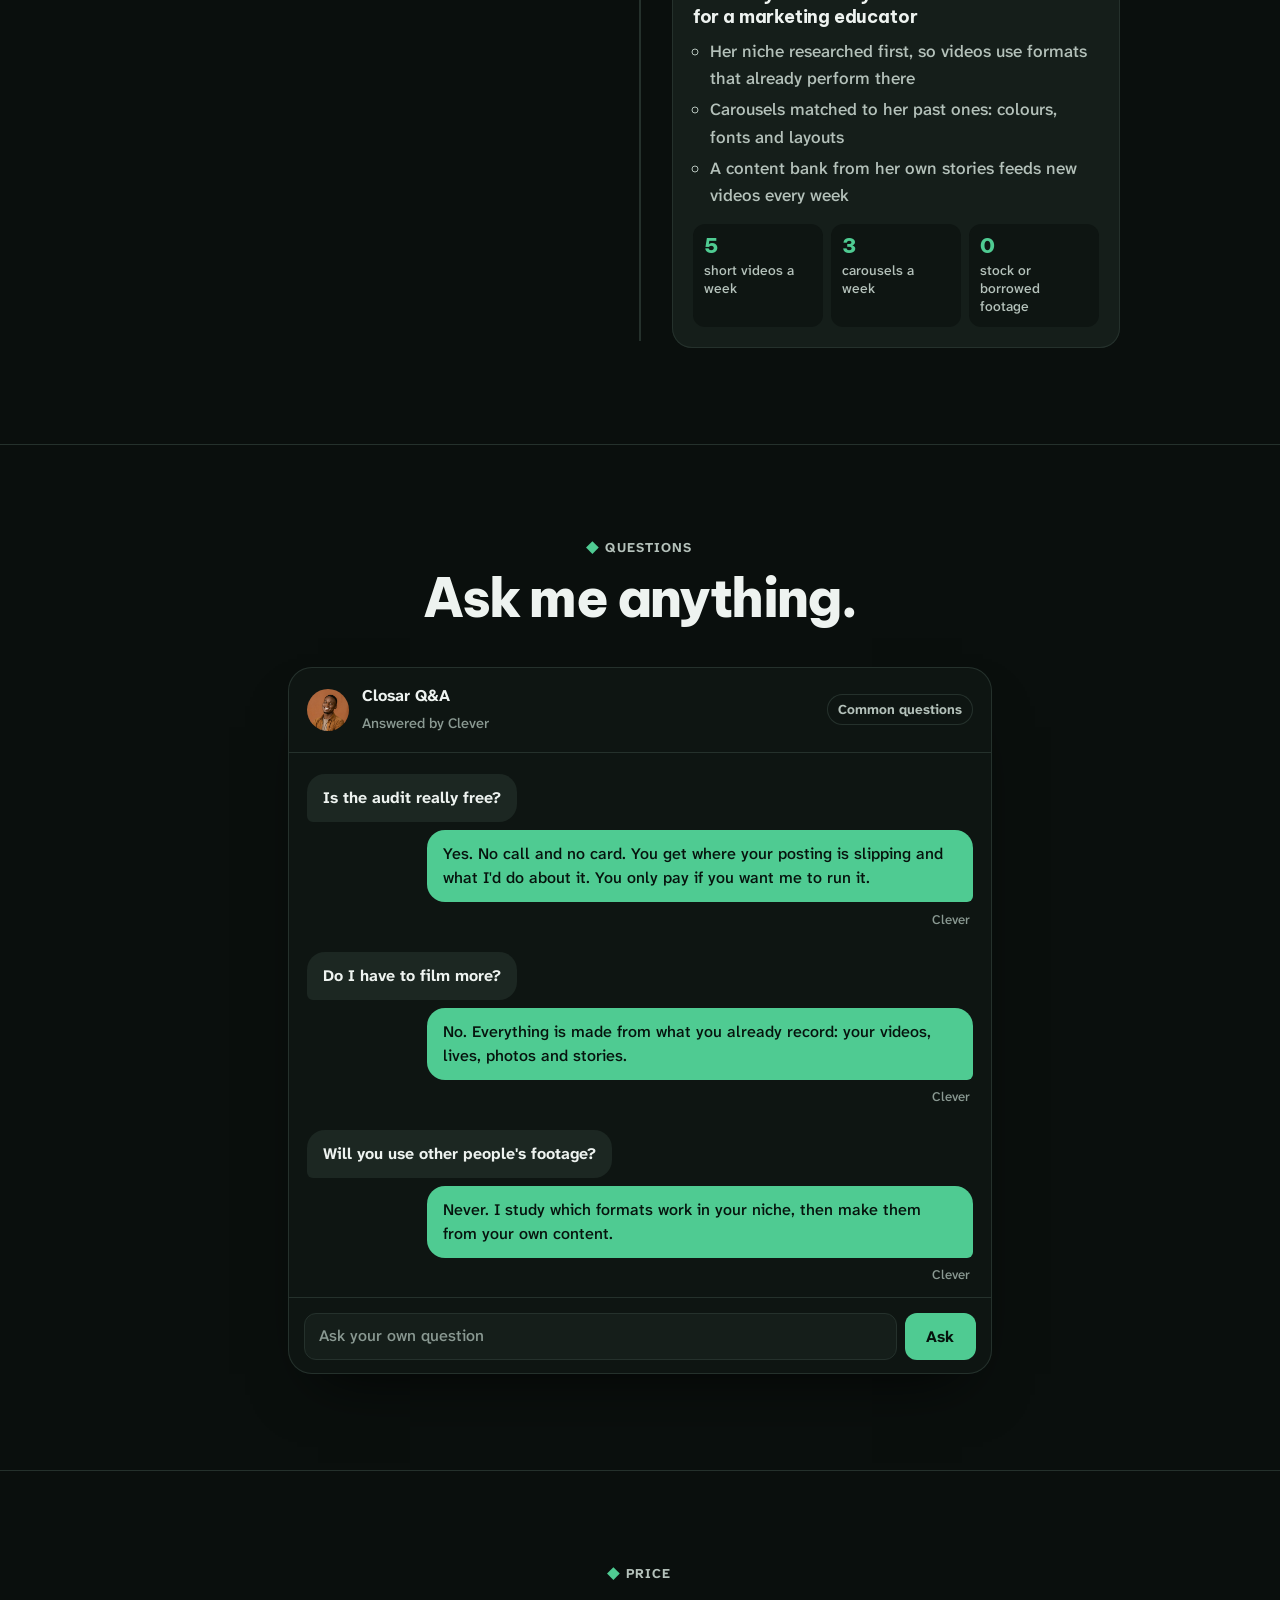
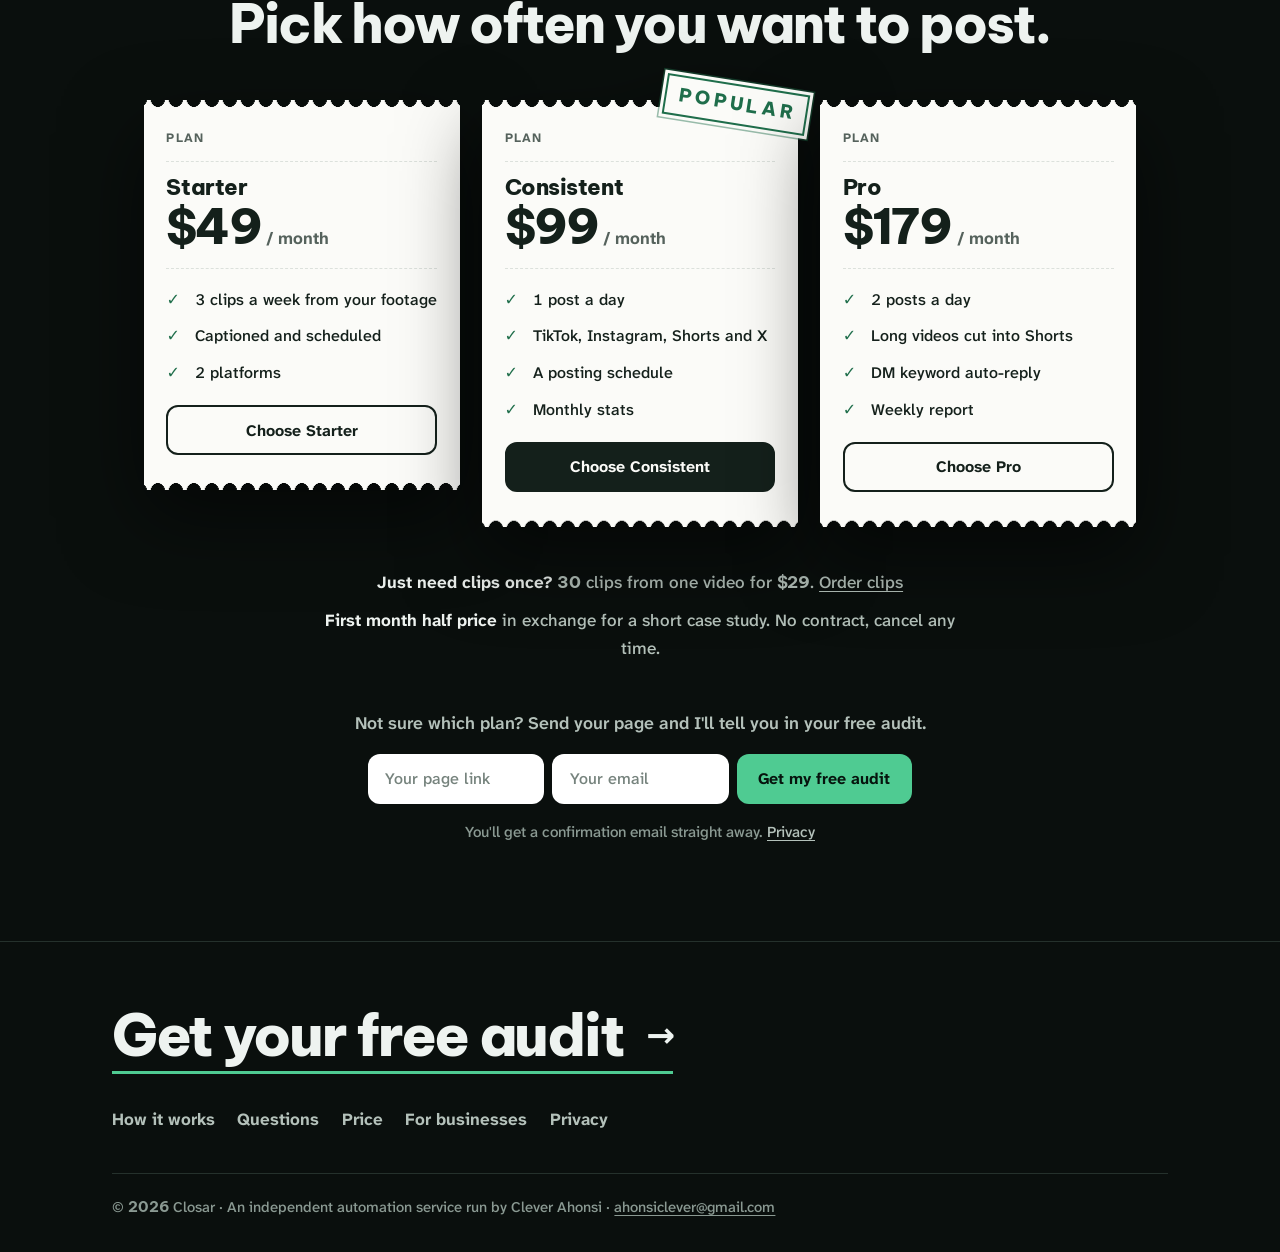
<file: site/creators/index.html>
<!doctype html>
<html lang="en"><head><meta charset="utf-8"><meta name="viewport" content="width=device-width, initial-scale=1, viewport-fit=cover">
<title>Closar for creators · Keep your page posting</title>
<meta name="description" content="One recording becomes daily clips, captioned and scheduled across TikTok, Instagram, YouTube Shorts and X. Start with a free audit of your page.">
<meta property="og:title" content="Closar for creators · Keep your page posting">
<meta property="og:description" content="Free audit: see where your posting slips, and how to keep it going every day.">
<meta property="og:image" content="https://cleverahonsi-closar.github.io/assets/closar-intro.jpg">
<meta property="og:type" content="website">
<meta name="theme-color" content="#0A0F0D">
<meta name="color-scheme" content="dark">
<link rel="icon" href="data:image/svg+xml,%3Csvg xmlns='http://www.w3.org/2000/svg' viewBox='0 0 64 64'%3E%3Crect width='64' height='64' fill='%230D1311'/%3E%3Crect x='6' y='6' width='52' height='52' fill='none' stroke='%23fff' stroke-width='4'/%3E%3Ctext x='32' y='44' font-family='Arial,Helvetica,sans-serif' font-weight='700' font-size='32' fill='%23fff' text-anchor='middle'%3EC%3C/text%3E%3C/svg%3E">
<link rel="preconnect" href="https://fonts.googleapis.com">
<link rel="preconnect" href="https://fonts.gstatic.com" crossorigin>
<link rel="stylesheet" href="https://fonts.googleapis.com/css2?family=Atkinson+Hyperlegible+Next:wght@400;500;600;700&family=Be+Vietnam+Pro:wght@700;800&display=swap">
<style>
/* One column, centred, one idea per section:
   hero (face + one small form) → the one number that matters → how it works timeline → questions as a chat → paper receipt + the same small form.
   Headlines: Be Vietnam Pro. Everything else: Atkinson Hyperlegible Next, never lighter than 500. */
:root{
  --bg:#0A0F0D; --bg2:#0E1512; --surface:#151E1A; --surface2:#1C2722; --ink:#EEF3F0; --muted:#B4C1BA; --dim:#8A9992; --line:#25312C;
  --accent:#4FCB92; --accent-ink:#06130D; --accent-deep:#1F6E4B;
  --paper:#FBFBF8; --paper-ink:#14201B; --paper-muted:#55625C; --paper-line:#DCE1DC;
  --display:"Be Vietnam Pro", -apple-system, "Segoe UI", system-ui, sans-serif;
  --body:"Atkinson Hyperlegible Next", -apple-system, "Segoe UI", system-ui, sans-serif;
  --ease-out:cubic-bezier(.23,1,.32,1);
  color-scheme:dark;
}
*{box-sizing:border-box}
html{scroll-behavior:smooth;-webkit-text-size-adjust:100%;scroll-padding-top:4.5rem}
body{margin:0;background:var(--bg);color:var(--ink);font:500 1.0625rem/1.6 var(--body);-webkit-font-smoothing:antialiased;-webkit-tap-highlight-color:transparent;overflow-x:hidden}
.wrap{max-width:68rem;margin:0 auto;padding-left:max(16px,env(safe-area-inset-left,0px));padding-right:max(16px,env(safe-area-inset-right,0px))}
.narrow{max-width:46rem}
p{margin:0}
a{color:inherit;text-underline-offset:.18em}
img{max-width:100%;height:auto;display:block}
:focus-visible{outline:3px solid var(--accent);outline-offset:3px;border-radius:6px}
h1,h2,h3{font-family:var(--display);margin:0;text-wrap:balance}
h1{font-size:clamp(2.6rem,6.4vw,4.6rem);font-weight:800;line-height:1.02;letter-spacing:-.04em}
h2{font-size:clamp(2rem,4.6vw,3.3rem);font-weight:800;line-height:1.05;letter-spacing:-.035em}
h3{font-size:1.15rem;font-weight:700;line-height:1.25;letter-spacing:-.01em}
.center{text-align:center}
.kicker{display:inline-flex;align-items:center;gap:.55rem;font:700 .84rem/1 var(--body);letter-spacing:.08em;text-transform:uppercase;color:var(--muted)}
.kicker::before{content:"";width:.55rem;height:.55rem;background:var(--accent);transform:rotate(45deg)}
section{padding-block:6rem;border-top:1px solid var(--line)}

.btn{display:inline-flex;align-items:center;justify-content:center;gap:.5em;font:700 1rem/1.2 var(--body);padding:.85em 1.35em;border-radius:12px;text-decoration:none;border:0;cursor:pointer;user-select:none;-webkit-user-select:none;touch-action:manipulation;
  background:var(--accent);color:var(--accent-ink);transition:transform 160ms var(--ease-out), background-color 200ms ease}
.btn:active{transform:scale(.97);transition-duration:100ms}
@media (hover:hover) and (pointer:fine){.btn:hover{background:#6BD9A6}}

/* header */
header.top{position:sticky;top:0;z-index:5;background:rgba(10,15,13,.86);backdrop-filter:blur(14px);-webkit-backdrop-filter:blur(14px)}
header.top .wrap{display:flex;align-items:center;justify-content:space-between;padding-block:.8rem}
header.top .btn{padding:.6em 1.05em;font-size:.95rem}
.wm{display:inline-flex;align-items:center;font:800 1rem/1 var(--display);letter-spacing:.22em;padding:.55em .5em .55em .72em;border:2px solid currentColor;color:var(--ink);text-decoration:none}

/* hero */
.hero{border-top:0;padding-block:2.6rem 5.5rem;background:radial-gradient(60rem 30rem at 50% -8rem, rgba(79,203,146,.13), transparent 70%)}
.hero .wrap{display:flex;flex-direction:column;align-items:center;text-align:center;gap:1.4rem}
.stamp{display:inline-block;font:800 1rem/1 var(--display);letter-spacing:.22em;padding:.5em .45em .5em .67em;border:2.5px solid var(--accent);color:var(--accent);transform:rotate(-4deg);box-shadow:0 0 0 3px var(--bg), 0 0 0 4.5px rgba(79,203,146,.35)}
.hero h1{max-width:15ch}
.hero .lede{font-size:1.2rem;line-height:1.55;color:var(--muted);max-width:44ch}
.face{position:relative;width:min(300px,78vw);aspect-ratio:4/5;border-radius:26px;overflow:hidden;border:4px solid #E9EEEB;box-shadow:0 30px 60px -20px rgba(0,0,0,.8);margin-top:.6rem}
.face img{width:100%;height:100%;object-fit:cover;object-position:50% 30%}
.face figcaption{position:absolute;left:0;right:0;bottom:0;padding:2.6rem 1rem 1rem;background:linear-gradient(transparent, rgba(0,0,0,.82));color:#fff;text-align:center}
.face b{display:block;font:800 1.1rem/1.2 var(--display)}
.face span{font-size:.92rem;color:#D6DFDA}
.ask{font-size:1.1rem;font-weight:600;max-width:34ch;margin-top:.6rem}

/* the small form (used twice) */
.sr{position:absolute;width:1px;height:1px;overflow:hidden;clip:rect(0 0 0 0);white-space:nowrap}
.hp{position:absolute;left:-9999px;width:1px;height:1px;overflow:hidden}
form.quick{display:flex;gap:.5rem;width:100%;max-width:34rem}
form.quick input{flex:1 1 0;min-width:0;font:500 16px/1.3 var(--body);color:var(--paper-ink);background:#fff;border:2px solid transparent;border-radius:12px;padding:.8em .95em;transition:border-color 150ms ease}
form.quick input::placeholder{color:#76837D}
form.quick input:focus{outline:none;border-color:var(--accent)}
form.quick .btn{flex:none}
.status{display:none;width:100%;max-width:34rem;font-size:1rem;font-weight:600;border-radius:12px;padding:.85rem 1rem;text-align:left}
.status.ok{display:block;background:rgba(79,203,146,.16);color:#CFF2DF}
.status.err{display:block;background:rgba(249,112,102,.14);color:#FDD5D1}
.fine{font-size:.95rem;color:var(--dim)}
.fine a{color:var(--muted)}
@media (max-width:560px){form.quick{flex-direction:column}form.quick .btn{width:100%;padding-block:.95em}}

/* the number */
.number .wrap{display:flex;flex-direction:column;align-items:center;text-align:center;gap:1.2rem}
.number h2{font-size:clamp(1.5rem,3vw,2.1rem);letter-spacing:-.02em;max-width:26ch}
.big{font:800 clamp(9rem,30vw,20rem)/.82 var(--display);letter-spacing:-.06em;margin:1rem 0 .4rem;color:var(--surface2);user-select:none}
.big em{font-style:normal;color:var(--accent)}
.source{color:var(--muted);max-width:52ch}
.source a{color:var(--dim);font-size:.92rem;white-space:nowrap}
.leaks{display:grid;grid-template-columns:1fr 1fr;gap:.8rem;width:100%;max-width:46rem;margin-top:2.4rem;text-align:left}
.leak{display:flex;flex-direction:column;gap:.3rem;padding:1.1rem 1.2rem;border-radius:16px;background:var(--surface);box-shadow:inset 0 0 0 1px var(--line);transition:box-shadow 300ms ease}
.leak h3{font-size:1.05rem}
.leak p{color:var(--muted);font-size:.98rem}
.leak .tag{display:none;font:700 .78rem/1 var(--body);letter-spacing:.05em;text-transform:uppercase;color:var(--accent);margin-bottom:.2rem}
.leak.hit{box-shadow:inset 0 0 0 2px var(--accent)}
.leak.hit .tag{display:block}
.leaks-title{margin-top:3rem;font-weight:700;color:var(--muted)}
.leaks-title + .leaks{margin-top:1rem}
@media (max-width:620px){.leaks{grid-template-columns:1fr}}

/* timeline */
.how .head{display:flex;flex-direction:column;align-items:center;text-align:center;gap:1rem;margin-bottom:3.5rem}
.line{position:relative;display:grid;grid-template-columns:1fr 1fr;column-gap:4rem;row-gap:1.2rem;list-style:none;margin:0 auto;padding:0;max-width:60rem}
.line::before{content:"";position:absolute;left:50%;top:.4rem;bottom:.4rem;width:2px;background:var(--line);transform:translateX(-50%)}
.line > li{position:relative;min-width:0}
.line > li:nth-child(odd){grid-column:1}
.line > li:nth-child(even){grid-column:2;margin-top:6rem}
.line > li::before{content:"";position:absolute;top:1.6rem;width:.8rem;height:.8rem;border-radius:50%;background:var(--accent);box-shadow:0 0 0 5px var(--bg)}
.line > li:nth-child(odd)::before{right:calc(-2rem - .4rem)}
.line > li:nth-child(even)::before{left:calc(-2rem - .4rem)}
.card{border-radius:20px;background:var(--surface);box-shadow:inset 0 0 0 1px var(--line);overflow:hidden}
.card .pic{margin:.5rem .5rem 0;border-radius:14px;overflow:hidden;background:#fff}
.card .body{padding:1.15rem 1.3rem 1.3rem;display:flex;flex-direction:column;gap:.45rem}
.card .meta{display:flex;justify-content:space-between;gap:1rem;font-size:.92rem;font-weight:700}
.card .meta span:last-child{color:var(--dim);font-weight:600}
.card p{color:var(--muted)}
.card ul{margin:.2rem 0 0;padding-left:1.1rem;color:var(--muted);display:flex;flex-direction:column;gap:.25rem}
.stats{display:grid;grid-template-columns:repeat(3,minmax(0,1fr));gap:.5rem;margin-top:.5rem}
.stat{padding:.7rem;border-radius:12px;background:var(--bg2)}
.stat strong{display:block;font:800 1.3rem/1 var(--display);color:var(--accent);white-space:nowrap}
.stat span{display:block;margin-top:.35rem;font-size:.86rem;line-height:1.3;color:var(--muted)}
@media (max-width:760px){
  .line{grid-template-columns:1fr;padding-left:2rem}
  .line::before{left:.4rem;transform:none}
  .line > li:nth-child(n){grid-column:1;margin-top:0}
  .line > li:nth-child(n)::before{left:calc(-2rem + .05rem);right:auto}
}

/* questions as a chat */
.qa .head{display:flex;flex-direction:column;align-items:center;text-align:center;gap:1rem;margin-bottom:2.6rem}
.chat{max-width:44rem;margin:0 auto;border-radius:24px;background:var(--bg2);box-shadow:inset 0 0 0 1px var(--line), 0 30px 60px -30px rgba(0,0,0,.8);overflow:hidden}
.chat-top{display:flex;align-items:center;gap:.8rem;padding:1rem 1.2rem;border-bottom:1px solid var(--line)}
.chat-top img{width:42px;height:42px;border-radius:50%;object-fit:cover}
.chat-top b{display:block;font-size:1.02rem}
.chat-top span{font-size:.9rem;color:var(--dim)}
.chat-top .pill{margin-left:auto;font-size:.85rem;font-weight:700;color:var(--muted);padding:.35em .8em;border-radius:999px;box-shadow:inset 0 0 0 1px var(--line)}
.thread{max-height:34rem;overflow-y:auto;overscroll-behavior:contain;padding:1.3rem 1.2rem;display:flex;flex-direction:column;gap:.5rem}
.q,.a{max-width:82%;padding:.75rem 1rem;border-radius:18px;font-size:1rem;line-height:1.5}
.q{align-self:flex-start;background:var(--surface2);border-bottom-left-radius:6px;font-weight:700}
.a{align-self:flex-end;background:var(--accent);color:var(--accent-ink);border-bottom-right-radius:6px}
.by{align-self:flex-end;font-size:.82rem;color:var(--dim);margin:-.1rem .2rem .9rem}
.chat-ask{display:flex;gap:.5rem;padding:.9rem 1rem;border-top:1px solid var(--line)}
.chat-ask input{flex:1;min-width:0;font:500 16px/1.3 var(--body);color:var(--ink);background:var(--surface);border:1.5px solid var(--line);border-radius:12px;padding:.75em .9em}
.chat-ask input:focus{outline:none;border-color:var(--accent)}
.chat-ask input::placeholder{color:var(--dim)}
@media (max-width:560px){.q,.a{max-width:92%}}

/* price receipt */
.price .head{display:flex;flex-direction:column;align-items:center;text-align:center;gap:1rem;margin-bottom:3rem}
.receipt{position:relative;max-width:30rem;margin:0 auto;padding:2.2rem 1.8rem 2.4rem;background:var(--paper);color:var(--paper-ink);font-variant-numeric:tabular-nums;
  -webkit-mask:radial-gradient(circle 7px at 50% 0,#0000 98%,#000) 50% 0/18px 51% repeat-x, radial-gradient(circle 7px at 50% 100%,#0000 98%,#000) 50% 100%/18px 51% repeat-x;
          mask:radial-gradient(circle 7px at 50% 0,#0000 98%,#000) 50% 0/18px 51% repeat-x, radial-gradient(circle 7px at 50% 100%,#0000 98%,#000) 50% 100%/18px 51% repeat-x}
.receipt-wrap{position:relative;max-width:30rem;margin:0 auto;filter:drop-shadow(0 30px 40px rgba(0,0,0,.55))}
.receipt-wrap .stamp{position:absolute;top:-1rem;right:-1.4rem;z-index:2;transform:rotate(9deg);font-size:1.15rem;background:var(--paper);color:var(--accent-deep);border-color:var(--accent-deep);box-shadow:0 0 0 3px var(--paper), 0 0 0 4.5px rgba(31,110,75,.45)}
.r-label{font:700 .8rem/1 var(--body);letter-spacing:.1em;text-transform:uppercase;color:var(--paper-muted);padding-bottom:1rem;border-bottom:1.5px dashed var(--paper-line)}
.r-items{list-style:none;margin:0;padding:1.1rem 0;display:flex;flex-direction:column;gap:.7rem;border-bottom:1.5px dashed var(--paper-line)}
.r-items li{display:grid;grid-template-columns:1.2rem 1fr;gap:.6rem;font-size:1rem}
.r-items li::before{content:"✓";color:var(--accent-deep);font-weight:800}
.r-note{font-size:.92rem;color:var(--paper-muted);margin-top:.15rem}
.r-sum{margin:0;padding:1.1rem 0;display:flex;flex-direction:column;gap:.55rem}
.r-sum div{display:flex;justify-content:space-between;align-items:baseline;gap:1rem}
.r-sum dt{color:var(--paper-muted)}
.r-sum dt small{font-size:.92em}
.r-sum dd{margin:0;font:700 1.02rem/1.3 var(--display);text-align:right;white-space:nowrap}
.r-sum .free dd{color:var(--accent-deep)}
.r-total{display:flex;justify-content:space-between;align-items:flex-end;padding-top:1rem;border-top:2px solid var(--paper-ink)}
.r-total span{font:700 .8rem/1 var(--body);letter-spacing:.1em;text-transform:uppercase;padding-bottom:.5rem}
.r-total strong{font:800 clamp(3rem,10vw,4.2rem)/.9 var(--display);letter-spacing:-.04em}
.after{display:flex;flex-direction:column;align-items:center;gap:1rem;margin-top:3rem;text-align:center}
.after p.lead{font-size:1.1rem;font-weight:600;color:var(--muted)}
@media (max-width:560px){.receipt{padding:2rem 1.2rem 2.2rem}.receipt-wrap .stamp{right:-.3rem;font-size:.95rem}.r-sum div{flex-wrap:wrap;gap:.1rem 1rem}}

/* footer */
footer{border-top:1px solid var(--line);padding-block:4rem 2rem}
.foot{display:flex;flex-wrap:wrap;justify-content:space-between;align-items:flex-end;gap:2rem}
.foot-cta{font:800 clamp(1.75rem,6vw,3.6rem)/1 var(--display);letter-spacing:-.04em;text-decoration:none;padding-bottom:.5rem;border-bottom:3px solid var(--accent);display:inline-flex;align-items:center;gap:.4em}
.foot-cta span{font-size:.6em;transition:transform 200ms var(--ease-out)}
@media (hover:hover) and (pointer:fine){.foot-cta:hover span{transform:translateX(6px)}}
.foot nav{display:flex;flex-wrap:wrap;gap:1.4rem;font-weight:700}
.foot nav a{text-decoration:none;color:var(--muted)}
@media (hover:hover) and (pointer:fine){.foot nav a:hover{color:var(--ink)}}
.legal{margin-top:2.5rem;padding-top:1.3rem;border-top:1px solid var(--line);font-size:.92rem;color:var(--dim)}

/* Atkinson slashes its zeros; prices and years use the headline font so $400 never looks crossed out */
.n{font-family:var(--display);font-weight:700;letter-spacing:-.01em}
@media (max-width:440px){.stats{gap:.35rem}.stat{padding:.6rem .5rem}.stat strong{font-size:1.05rem}.stat span{font-size:.8rem}.card .meta{flex-direction:column;gap:.1rem}}
@media (prefers-reduced-motion:reduce){html{scroll-behavior:auto}.btn:active{transform:none}}
/* creators page extras */
.phones{display:flex;justify-content:center;gap:1rem;margin-top:.8rem;width:100%}
.phone{position:relative;flex:0 1 210px;aspect-ratio:9/16;border-radius:24px;overflow:hidden;border:4px solid #E9EEEB;background:#000;box-shadow:0 30px 60px -20px rgba(0,0,0,.8)}
.phone video,.phone img{width:100%;height:100%;object-fit:cover;display:block}
.phone:nth-child(1){transform:rotate(-4deg) translateY(14px)}
.phone:nth-child(3){transform:rotate(4deg) translateY(14px)}
.phones-cap{font-size:.95rem;color:var(--dim);margin-top:.6rem}
.phones-cap b{color:var(--muted)}
@media (max-width:560px){.phones{gap:.5rem}.phone{border-width:3px;border-radius:16px}.phone:nth-child(1),.phone:nth-child(3){transform:none}}
.plans{display:grid;grid-template-columns:repeat(3,minmax(0,1fr));gap:1.4rem;max-width:62rem;margin:0 auto;align-items:start}
.plans .receipt-wrap{max-width:none;margin:0;width:100%}
.plans .receipt{max-width:none;padding:2rem 1.4rem 2.2rem;display:flex;flex-direction:column}
.plan-name{font:800 1.35rem/1.1 var(--display);letter-spacing:-.02em;margin:.9rem 0 .2rem}
.plan-price{display:flex;align-items:baseline;gap:.35rem;padding-bottom:1rem;border-bottom:1.5px dashed var(--paper-line)}
.plan-price strong{font:800 3rem/1 var(--display);letter-spacing:-.04em}
.plan-price span{color:var(--paper-muted);font-weight:700}
.plans .r-items{border-bottom:0;padding-bottom:1.2rem}
.pick{font:700 1rem/1.2 var(--body);padding:.85em 1em;border-radius:12px;border:2px solid var(--paper-ink);background:transparent;color:var(--paper-ink);cursor:pointer;text-align:center;text-decoration:none;transition:transform 160ms var(--ease-out), background-color 200ms ease}
.pick:active{transform:scale(.97)}
.popular .pick{background:var(--paper-ink);color:var(--paper)}
@media (hover:hover) and (pointer:fine){.pick:hover{background:var(--paper-ink);color:var(--paper)}}
.plans .stamp{top:-1rem;right:-.6rem}
.extras{max-width:40rem;margin:2.6rem auto 0;display:flex;flex-direction:column;gap:.7rem;text-align:center;color:var(--muted)}
.extras b{color:var(--ink)}
.chosen{display:none;font-weight:700;color:var(--accent)}
.chosen.on{display:block}
@media (max-width:900px){.plans{grid-template-columns:1fr;max-width:28rem}}
</style>
</head>
<body>
<header class="top">
  <div class="wrap">
    <a class="wm" href="#top">CLOSAR</a>
    <a class="btn" href="#audit">Free audit</a>
  </div>
</header>

<main id="top">
  <section class="hero">
    <div class="wrap">
      <span class="stamp" aria-hidden="true">CLOSAR</span>
      <h1>Keep your page posting every day.</h1>
      <p class="lede">From what you already record. I cut it into clips, caption them and schedule them across TikTok, Instagram, YouTube Shorts and X, so you stay consistent without living in an editing app.</p>
      <div class="phones">
        <div class="phone"><video src="../assets/work/mediachic-1.mp4" poster="../assets/work/mediachic-1.jpg" muted loop playsinline autoplay preload="metadata" aria-label="Delivered short video for The Media Chic"></video></div>
        <div class="phone"><video src="../assets/work/mediachic-3.mp4" poster="../assets/work/mediachic-3.jpg" muted loop playsinline autoplay preload="metadata" aria-label="Delivered short video for The Media Chic"></video></div>
        <div class="phone"><video src="../assets/work/mediachic-2.mp4" poster="../assets/work/mediachic-2.jpg" muted loop playsinline autoplay preload="metadata" aria-label="Delivered short video for The Media Chic"></video></div>
      </div>
      <p class="phones-cap">Real deliveries for <b>The Media Chic</b>, made from her own footage.</p>
      <p class="ask">Send me your page. I'll show you where your posting is slipping, free.</p>
      <form class="quick" id="quick1" novalidate>
        <label class="sr" for="q1-page">Your page or channel link</label>
        <input id="q1-page" name="Page link" type="text" inputmode="url" autocomplete="url" placeholder="Your page link" required>
        <label class="sr" for="q1-email">Your email</label>
        <input id="q1-email" name="email" type="email" inputmode="email" autocomplete="email" placeholder="Your email" required>
        <button class="btn" type="submit">Get my free audit</button>
        <div class="hp" aria-hidden="true"><input type="text" name="_honey" tabindex="-1" autocomplete="off"></div>
      </form>
      <div class="status" role="status" aria-live="polite"></div>
      <p class="fine">No call needed. Back to you within one working day.</p>
    </div>
  </section>

  <section class="number" id="why">
    <div class="wrap">
      <span class="kicker">What consistent looks like</span>
      <h2>Posts a week for one creator, made from footage she already had.</h2>
      <div class="big" aria-hidden="true"><em>8</em></div>
      <p class="source">Every week The Media Chic gets 5 short videos and 3 carousels in her own look, so her page keeps posting while she runs her business.</p>
      <p class="leaks-title">Signs your posting needs a system</p>
      <div class="leaks">
        <div class="leak"><h3>Long gaps</h3><p>A week or more between posts, then an "I'm back" video.</p></div>
        <div class="leak"><h3>Bursts, then silence</h3><p>Five posts in two days, then nothing for a fortnight.</p></div>
        <div class="leak"><h3>One platform only</h3><p>Active on one app, quiet or missing on the others.</p></div>
        <div class="leak"><h3>Long videos left whole</h3><p>Podcasts, lives and long videos never cut into Shorts or Reels.</p></div>
      </div>
    </div>
  </section>

  <section class="how" id="how">
    <div class="wrap">
      <div class="head">
        <span class="kicker">How it works</span>
        <h2>You record. I keep the page moving.</h2>
      </div>
      <ol class="line">
        <li><div class="card"><div class="body">
          <div class="meta"><span>Step 1</span><span>Today</span></div>
          <h3>You send your page</h3>
          <p>Just the link and your email. No call needed.</p>
        </div></div></li>
        <li><div class="card"><div class="body">
          <div class="meta"><span>Step 2</span><span>Within one working day</span></div>
          <h3>Your free audit arrives</h3>
          <p>Where your posting slips, which platforms you're missing, and the formats that already work in your niche.</p>
        </div></div></li>
        <li><div class="card"><div class="body">
          <div class="meta"><span>Step 3</span><span>Every week after</span></div>
          <h3>You send footage, posts go out</h3>
          <p>Clips cut, captioned and scheduled for you. You check them, and your page keeps posting.</p>
        </div></div></li>
        <li><div class="card">
          <figure class="pic" style="margin-bottom:0;background:#000"><img src="../assets/work/mediachic-1.jpg" alt="A delivered video for The Media Chic" width="540" height="960" loading="lazy" style="aspect-ratio:16/10;width:100%;object-fit:cover;object-position:50% 45%"></figure>
          <div class="body">
            <div class="meta"><span>Current client</span><span>The Media Chic, since Oct 2026</span></div>
            <h3>A weekly content system for a marketing educator</h3>
            <ul>
              <li>Her niche researched first, so videos use formats that already perform there</li>
              <li>Carousels matched to her past ones: colours, fonts and layouts</li>
              <li>A content bank from her own stories feeds new videos every week</li>
            </ul>
            <div class="stats">
              <div class="stat"><strong>5</strong><span>short videos a week</span></div>
              <div class="stat"><strong>3</strong><span>carousels a week</span></div>
              <div class="stat"><strong>0</strong><span>stock or borrowed footage</span></div>
            </div>
          </div>
        </div></li>
      </ol>
    </div>
  </section>

  <section class="qa" id="questions">
    <div class="wrap">
      <div class="head">
        <span class="kicker">Questions</span>
        <h2>Ask me anything.</h2>
      </div>
      <div class="chat">
        <div class="chat-top"><img src="../assets/clever-headshot.jpg" alt="" width="42" height="42"><div><b>Closar Q&amp;A</b><span>Answered by Clever</span></div><span class="pill">Common questions</span></div>
        <div class="thread">
          <p class="q">Is the audit really free?</p>
          <p class="a">Yes. No call and no card. You get where your posting is slipping and what I'd do about it. You only pay if you want me to run it.</p>
          <p class="by">Clever</p>
          <p class="q">Do I have to film more?</p>
          <p class="a">No. Everything is made from what you already record: your videos, lives, photos and stories.</p>
          <p class="by">Clever</p>
          <p class="q">Will you use other people's footage?</p>
          <p class="a">Never. I study which formats work in your niche, then make them from your own content.</p>
          <p class="by">Clever</p>
          <p class="q">Will it still look like my page?</p>
          <p class="a">Yes. I match your past posts, down to the colours, fonts and layouts, so new ones fit right in.</p>
          <p class="by">Clever</p>
          <p class="q">Which platforms?</p>
          <p class="a">TikTok, Instagram, YouTube Shorts and X. The Starter plan covers 2 of them, the others cover all four.</p>
          <p class="by">Clever</p>
          <p class="q">Is there a contract?</p>
          <p class="a">No contract. It's monthly and you can cancel any time.</p>
          <p class="by">Clever</p>
        </div>
        <form class="chat-ask" id="ask" novalidate>
          <label class="sr" for="ask-q">Your question</label>
          <input id="ask-q" placeholder="Ask your own question" autocomplete="off" required>
          <button class="btn" type="submit">Ask</button>
        </form>
      </div>
    </div>
  </section>

  <section class="price" id="price">
    <div class="wrap">
      <div class="head">
        <span class="kicker">Price</span>
        <h2>Pick how often you want to post.</h2>
      </div>
      <div class="plans">
        <div class="receipt-wrap">
          <div class="receipt">
            <p class="r-label">Plan</p>
            <p class="plan-name">Starter</p>
            <div class="plan-price"><strong>$49</strong><span>/ month</span></div>
            <ul class="r-items">
              <li>3 clips a week from your footage</li>
              <li>Captioned and scheduled</li>
              <li>2 platforms</li>
            </ul>
            <button class="pick" type="button" data-plan="Starter ($49/month)">Choose Starter</button>
          </div>
        </div>
        <div class="receipt-wrap popular">
          <span class="stamp" aria-hidden="true">POPULAR</span>
          <div class="receipt">
            <p class="r-label">Plan</p>
            <p class="plan-name">Consistent</p>
            <div class="plan-price"><strong>$99</strong><span>/ month</span></div>
            <ul class="r-items">
              <li>1 post a day</li>
              <li>TikTok, Instagram, Shorts and X</li>
              <li>A posting schedule</li>
              <li>Monthly stats</li>
            </ul>
            <button class="pick" type="button" data-plan="Consistent ($99/month)">Choose Consistent</button>
          </div>
        </div>
        <div class="receipt-wrap">
          <div class="receipt">
            <p class="r-label">Plan</p>
            <p class="plan-name">Pro</p>
            <div class="plan-price"><strong>$179</strong><span>/ month</span></div>
            <ul class="r-items">
              <li>2 posts a day</li>
              <li>Long videos cut into Shorts</li>
              <li>DM keyword auto-reply</li>
              <li>Weekly report</li>
            </ul>
            <button class="pick" type="button" data-plan="Pro ($179/month)">Choose Pro</button>
          </div>
        </div>
      </div>
      <div class="extras">
        <p><b>Just need clips once?</b> <span class="n">30</span> clips from one video for <span class="n">$29</span>. <a href="#audit" class="pick-link" data-plan="One-off: 30 clips ($29)">Order clips</a></p>
        <p><b>First month half price</b> in exchange for a short case study. No contract, cancel any time.</p>
      </div>
      <div class="after" id="audit">
        <p class="lead">Not sure which plan? Send your page and I'll tell you in your free audit.</p>
        <p class="chosen" id="chosen" aria-live="polite"></p>
        <form class="quick" id="quick2" novalidate>
          <label class="sr" for="q2-page">Your page or channel link</label>
          <input id="q2-page" name="Page link" type="text" inputmode="url" autocomplete="url" placeholder="Your page link" required>
          <label class="sr" for="q2-email">Your email</label>
          <input id="q2-email" name="email" type="email" inputmode="email" autocomplete="email" placeholder="Your email" required>
          <button class="btn" type="submit">Get my free audit</button>
          <div class="hp" aria-hidden="true"><input type="text" name="_honey" tabindex="-1" autocomplete="off"></div>
        </form>
        <div class="status" role="status" aria-live="polite"></div>
        <p class="fine">You'll get a confirmation email straight away. <a href="../privacy.html">Privacy</a></p>
      </div>
    </div>
  </section>
</main>

<footer>
  <div class="wrap">
    <div class="foot">
      <a class="foot-cta" href="#audit">Get your free audit <span aria-hidden="true">→</span></a>
      <nav aria-label="Footer"><a href="#how">How it works</a><a href="#questions">Questions</a><a href="#price">Price</a><a href="../">For businesses</a><a href="../privacy.html">Privacy</a></nav>
    </div>
    <p class="legal">© <span class="n">2026</span> Closar · An independent automation service run by Clever Ahonsi · <a href="mailto:ahonsiclever@gmail.com">ahonsiclever@gmail.com</a></p>
  </div>
</footer>

<script>
(function(){
  function $(id){ return document.getElementById(id); }
  var plan = "Not chosen yet";

  // Plan buttons: remember the plan, scroll to the form and say what was picked.
  document.querySelectorAll("[data-plan]").forEach(function(b){
    b.addEventListener("click", function(e){
      e.preventDefault();
      plan = b.getAttribute("data-plan");
      $("chosen").textContent = "Plan: " + plan + ". Send your page and I'll set it up.";
      $("chosen").classList.add("on");
      $("audit").scrollIntoView({behavior: matchMedia("(prefers-reduced-motion: reduce)").matches ? "auto" : "smooth", block: "center"});
      setTimeout(function(){ $("q2-page").focus({preventScroll:true}); }, 400);
    });
  });

  // Muted clips only play while on screen (saves data on phones).
  if ("IntersectionObserver" in window){
    var io = new IntersectionObserver(function(es){ es.forEach(function(en){ var v = en.target; if (en.isIntersecting) { var p = v.play(); if (p && p.catch) p.catch(function(){}); } else v.pause(); }); });
    document.querySelectorAll(".phone video").forEach(function(v){ io.observe(v); });
  }

  function timeZone(){ try { return Intl.DateTimeFormat().resolvedOptions().timeZone || ""; } catch (err) { return ""; } }

  var SETTINGS = {
    _subject: "New creator audit request · Closar",
    _template: "table",
    _captcha: "false",
    _autoresponse: "Thanks for asking for a free Closar audit of your page. I've got your details and I'll send your audit within one working day. If you want to add anything, just reply to this email. Clever Ahonsi, Closar"
  };
  ["quick1","quick2"].forEach(function(id){
    var f = $(id), btn = f.querySelector("button"), label = btn.textContent, statusEl = f.nextElementSibling;
    function say(cls, msg){ statusEl.className = "status " + cls; statusEl.textContent = msg; }
    f.addEventListener("submit", function(e){
      e.preventDefault();
      if (f._honey && f._honey.value) return;
      if (!f.checkValidity()){
        var bad = f.querySelector(":invalid"); if (bad) bad.focus();
        say("err", "Please add your page link and a valid email.");
        return;
      }
      btn.disabled = true; btn.textContent = "Sending…";
      var data = {};
      Object.keys(SETTINGS).forEach(function(k){ data[k] = SETTINGS[k]; });
      new FormData(f).forEach(function(v, k){ data[k] = v; });
      data["Client type"] = "Creator";
      data["Plan"] = plan;
      data["Time zone"] = timeZone();
      data["Form"] = id === "quick1" ? "Top of page" : "Under the price";
      data["Page"] = location.href;
      fetch("https://formsubmit.co/ajax/ahonsiclever@gmail.com", {method:"POST", headers:{"Content-Type":"application/json", "Accept":"application/json"}, body:JSON.stringify(data)})
        .then(function(r){ return r.json().catch(function(){ return {}; }).then(function(j){ if (!r.ok || String(j.success) === "false") throw new Error(j.message || "send failed"); }); })
        .then(function(){
          f.reset();
          say("ok", "Got it. Check your inbox for a confirmation; your audit follows within one working day.");
          btn.textContent = "Sent";
        })
        .catch(function(){
          var body = "Page: " + data["Page link"] + "\nPlan: " + plan + "\nTime zone: " + data["Time zone"];
          say("err", "That didn't send. Your email app will open with everything filled in instead.");
          location.href = "mailto:ahonsiclever@gmail.com?subject=" + encodeURIComponent("Free creator audit request") + "&body=" + encodeURIComponent(body);
          btn.disabled = false; btn.textContent = label;
        });
    });
  });

  $("ask").addEventListener("submit", function(e){
    e.preventDefault();
    var q = $("ask-q").value.trim();
    if (!q) { $("ask-q").focus(); return; }
    location.href = "mailto:ahonsiclever@gmail.com?subject=" + encodeURIComponent("Question about Closar for creators") + "&body=" + encodeURIComponent(q);
  });
})();
</script>
</body>
</html>
</file>
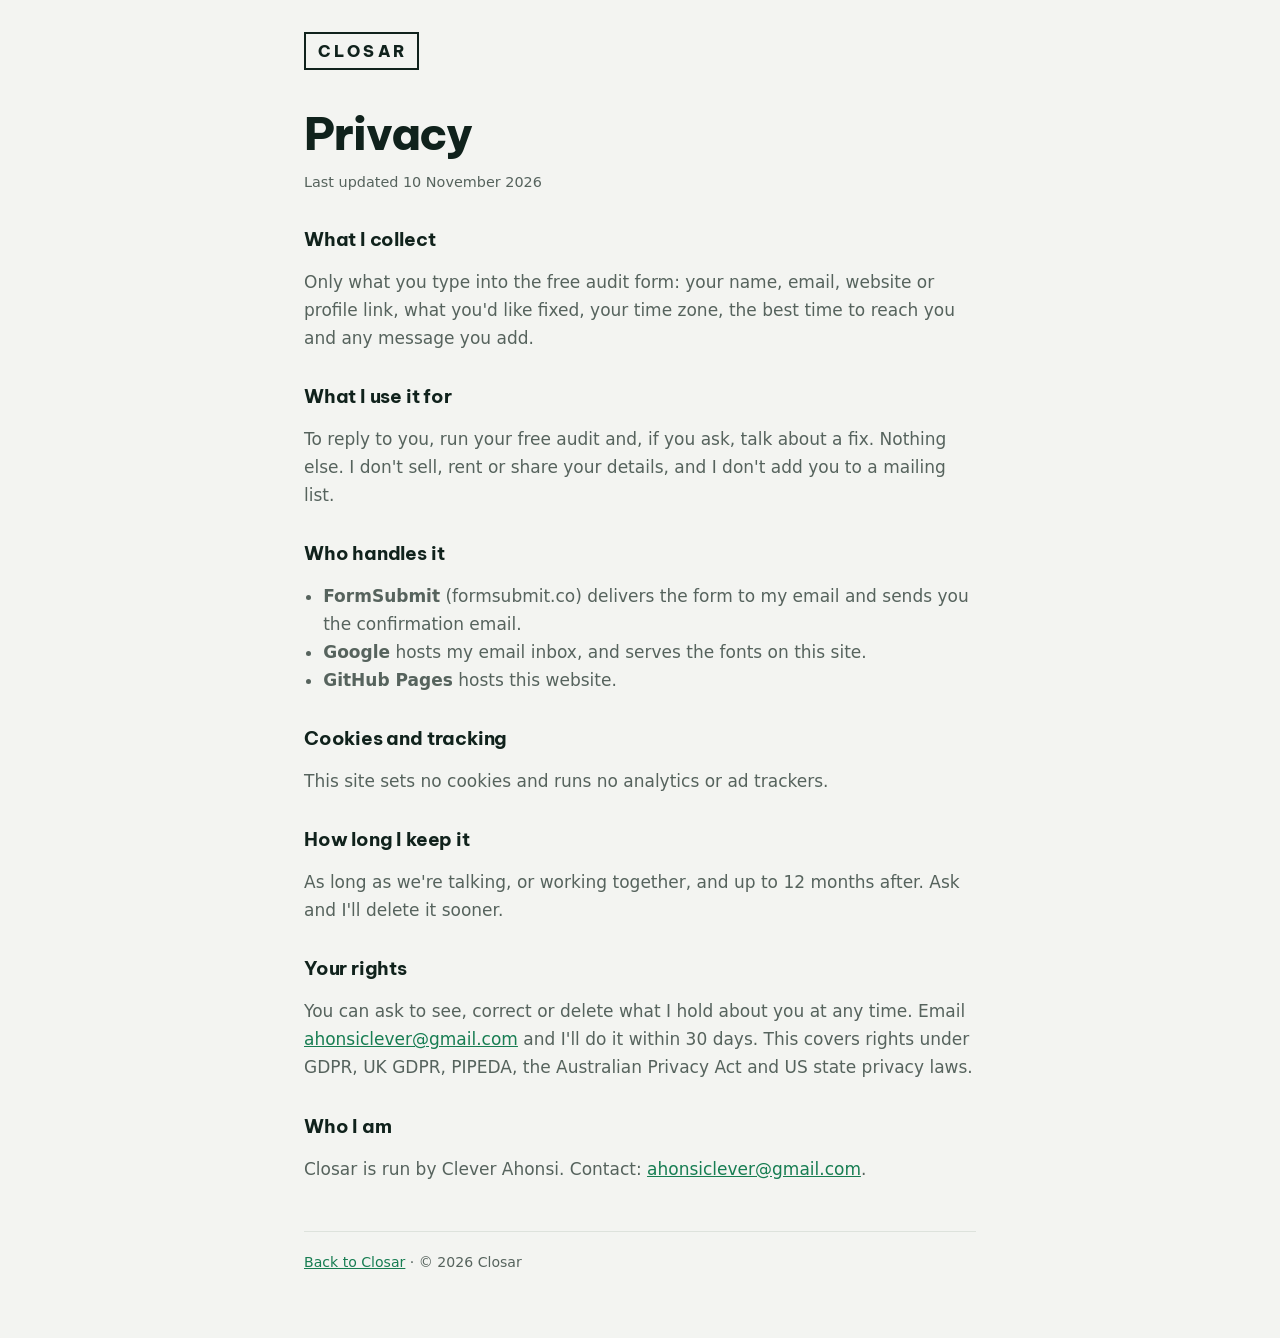
<file: site/privacy.html>
<!doctype html>
<html lang="en"><head><meta charset="utf-8"><meta name="viewport" content="width=device-width, initial-scale=1, viewport-fit=cover">
<title>Closar Privacy</title>
<meta name="description" content="How Closar handles the details you send through the free audit form.">
<link rel="icon" href="data:image/svg+xml,%3Csvg xmlns='http://www.w3.org/2000/svg' viewBox='0 0 64 64'%3E%3Crect width='64' height='64' fill='%230D1311'/%3E%3Crect x='6' y='6' width='52' height='52' fill='none' stroke='%23fff' stroke-width='4'/%3E%3Ctext x='32' y='44' font-family='Arial,Helvetica,sans-serif' font-weight='700' font-size='32' fill='%23fff' text-anchor='middle'%3EC%3C/text%3E%3C/svg%3E">
<link rel="preconnect" href="https://fonts.googleapis.com">
<link rel="preconnect" href="https://fonts.gstatic.com" crossorigin>
<link rel="stylesheet" href="https://fonts.googleapis.com/css2?family=Be+Vietnam+Pro:wght@700;800&display=swap">
<style>
:root{--bg:#F3F4F1;--surface:#FFFFFF;--ink:#10221C;--muted:#56635D;--line:#DDE2DC;--accent:#177D52;--logo-green:#177D52;
  --display:"Be Vietnam Pro",-apple-system,"Segoe UI",system-ui,sans-serif;--body:-apple-system,BlinkMacSystemFont,"Segoe UI Variable Text","Segoe UI",system-ui,sans-serif}
@media (prefers-color-scheme: dark){:root:not([data-theme="light"]){--bg:#0D1311;--surface:#151D1A;--ink:#E8EEEA;--muted:#97A59E;--line:#24302B;--accent:#3DBE83;--logo-green:#22925F;color-scheme:dark}}
:root[data-theme="dark"]{--bg:#0D1311;--surface:#151D1A;--ink:#E8EEEA;--muted:#97A59E;--line:#24302B;--accent:#3DBE83;--logo-green:#22925F;color-scheme:dark}
*{box-sizing:border-box}
body{margin:0;background:var(--bg);color:var(--ink);font:400 1.0625rem/1.65 var(--body);-webkit-font-smoothing:antialiased}
.wrap{max-width:44rem;margin:0 auto;padding:2rem max(16px,env(safe-area-inset-left,0px)) 4rem}
a{color:var(--accent)}
.wm{display:inline-flex;align-items:center;font:800 1rem/1 var(--display);letter-spacing:.22em;padding:.55em .5em .55em .72em;border:2px solid currentColor;color:var(--ink);text-decoration:none}
h1{font:800 clamp(2rem,5vw,2.8rem)/1.05 var(--display);letter-spacing:-.03em;margin:2.5rem 0 .6rem}
h2{font:700 1.2rem/1.25 var(--display);letter-spacing:-.01em;margin:2rem 0 .4rem}
p,li{color:var(--muted)}
ul{padding-left:1.2rem}
.date{font-size:.9rem}
footer{margin-top:3rem;padding-top:1.2rem;border-top:1px solid var(--line);font-size:.88rem;color:var(--muted)}
</style>
</head>
<body>
<div class="wrap">
  <a class="wm" href="./">CLOSAR</a>
  <h1>Privacy</h1>
  <p class="date">Last updated 10 November 2026</p>

  <h2>What I collect</h2>
  <p>Only what you type into the free audit form: your name, email, website or profile link, what you'd like fixed, your time zone, the best time to reach you and any message you add.</p>

  <h2>What I use it for</h2>
  <p>To reply to you, run your free audit and, if you ask, talk about a fix. Nothing else. I don't sell, rent or share your details, and I don't add you to a mailing list.</p>

  <h2>Who handles it</h2>
  <ul>
    <li><b>FormSubmit</b> (formsubmit.co) delivers the form to my email and sends you the confirmation email.</li>
    <li><b>Google</b> hosts my email inbox, and serves the fonts on this site.</li>
    <li><b>GitHub Pages</b> hosts this website.</li>
  </ul>

  <h2>Cookies and tracking</h2>
  <p>This site sets no cookies and runs no analytics or ad trackers.</p>

  <h2>How long I keep it</h2>
  <p>As long as we're talking, or working together, and up to 12 months after. Ask and I'll delete it sooner.</p>

  <h2>Your rights</h2>
  <p>You can ask to see, correct or delete what I hold about you at any time. Email <a href="mailto:ahonsiclever@gmail.com?subject=Privacy%20request">ahonsiclever@gmail.com</a> and I'll do it within 30 days. This covers rights under GDPR, UK GDPR, PIPEDA, the Australian Privacy Act and US state privacy laws.</p>

  <h2>Who I am</h2>
  <p>Closar is run by Clever Ahonsi. Contact: <a href="mailto:ahonsiclever@gmail.com">ahonsiclever@gmail.com</a>.</p>

  <footer><a href="./">Back to Closar</a> · © 2026 Closar</footer>
</div>
</body>
</html>
</file>
